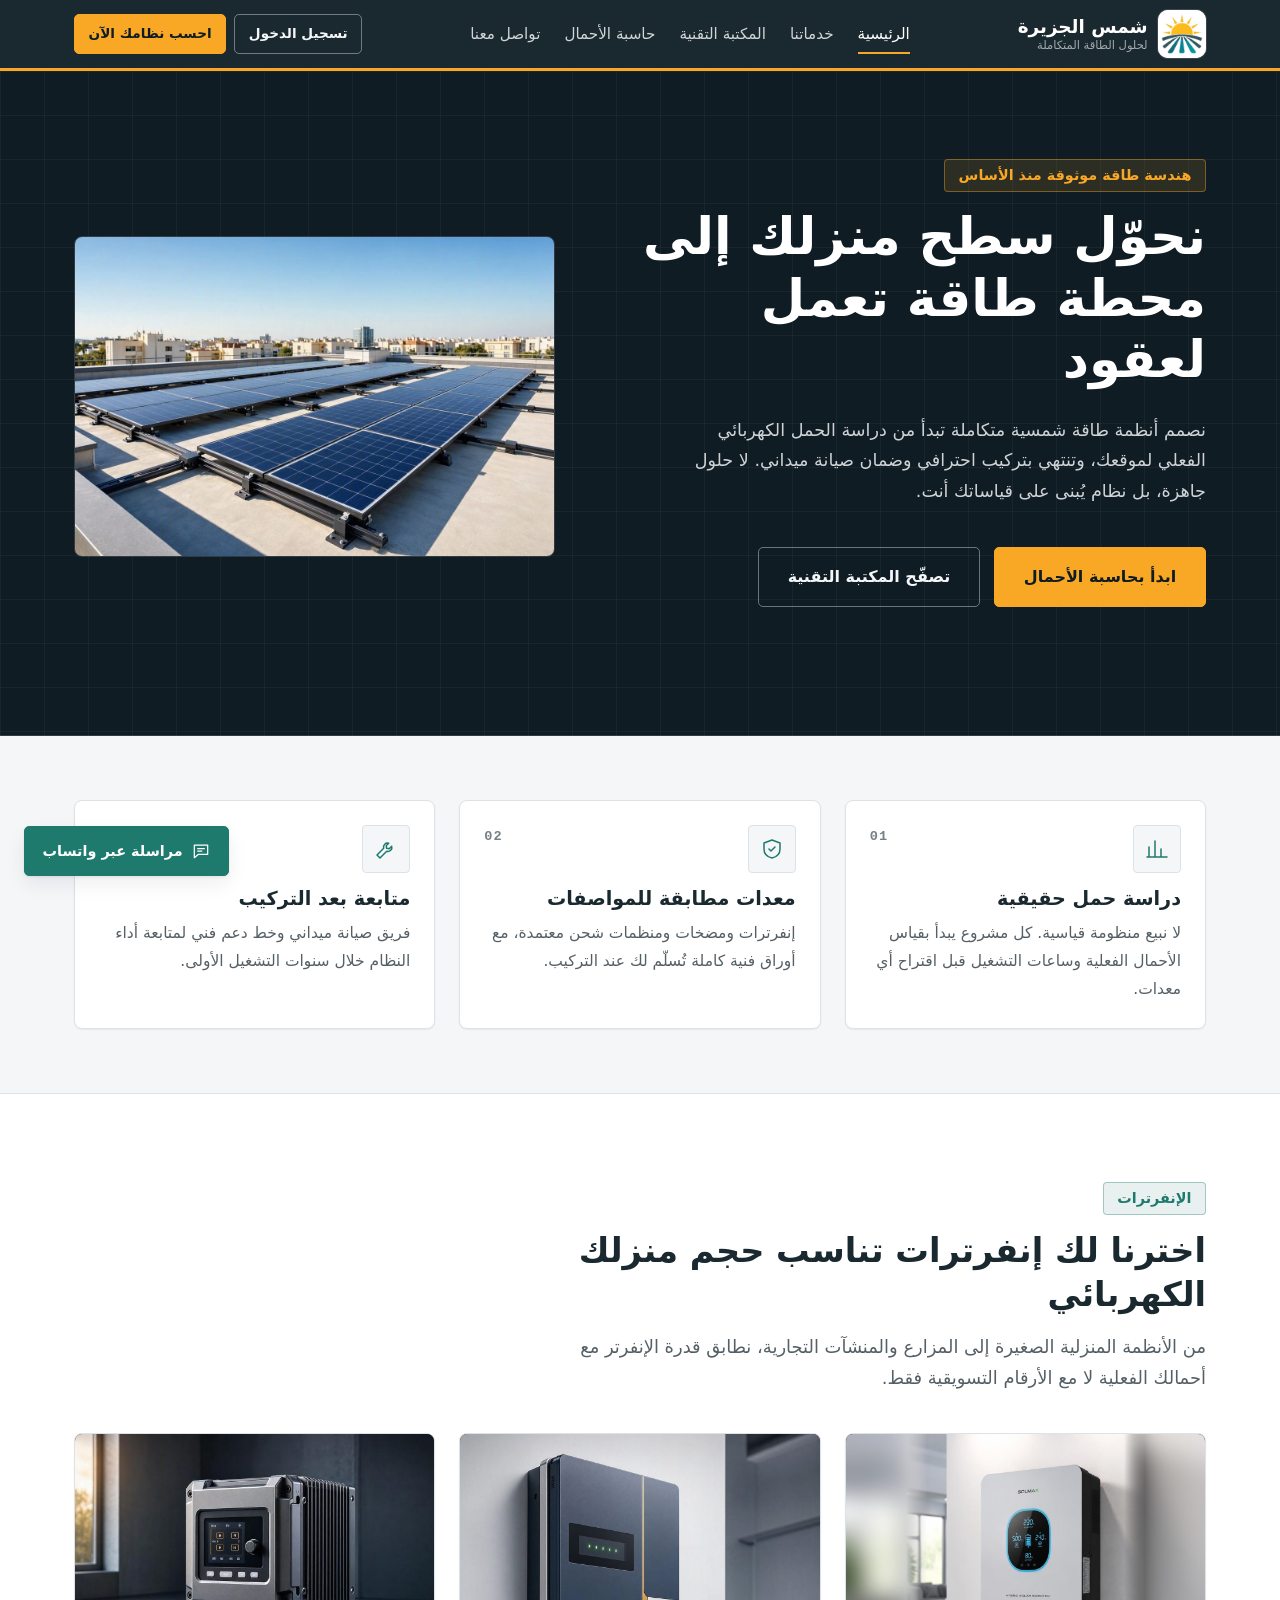
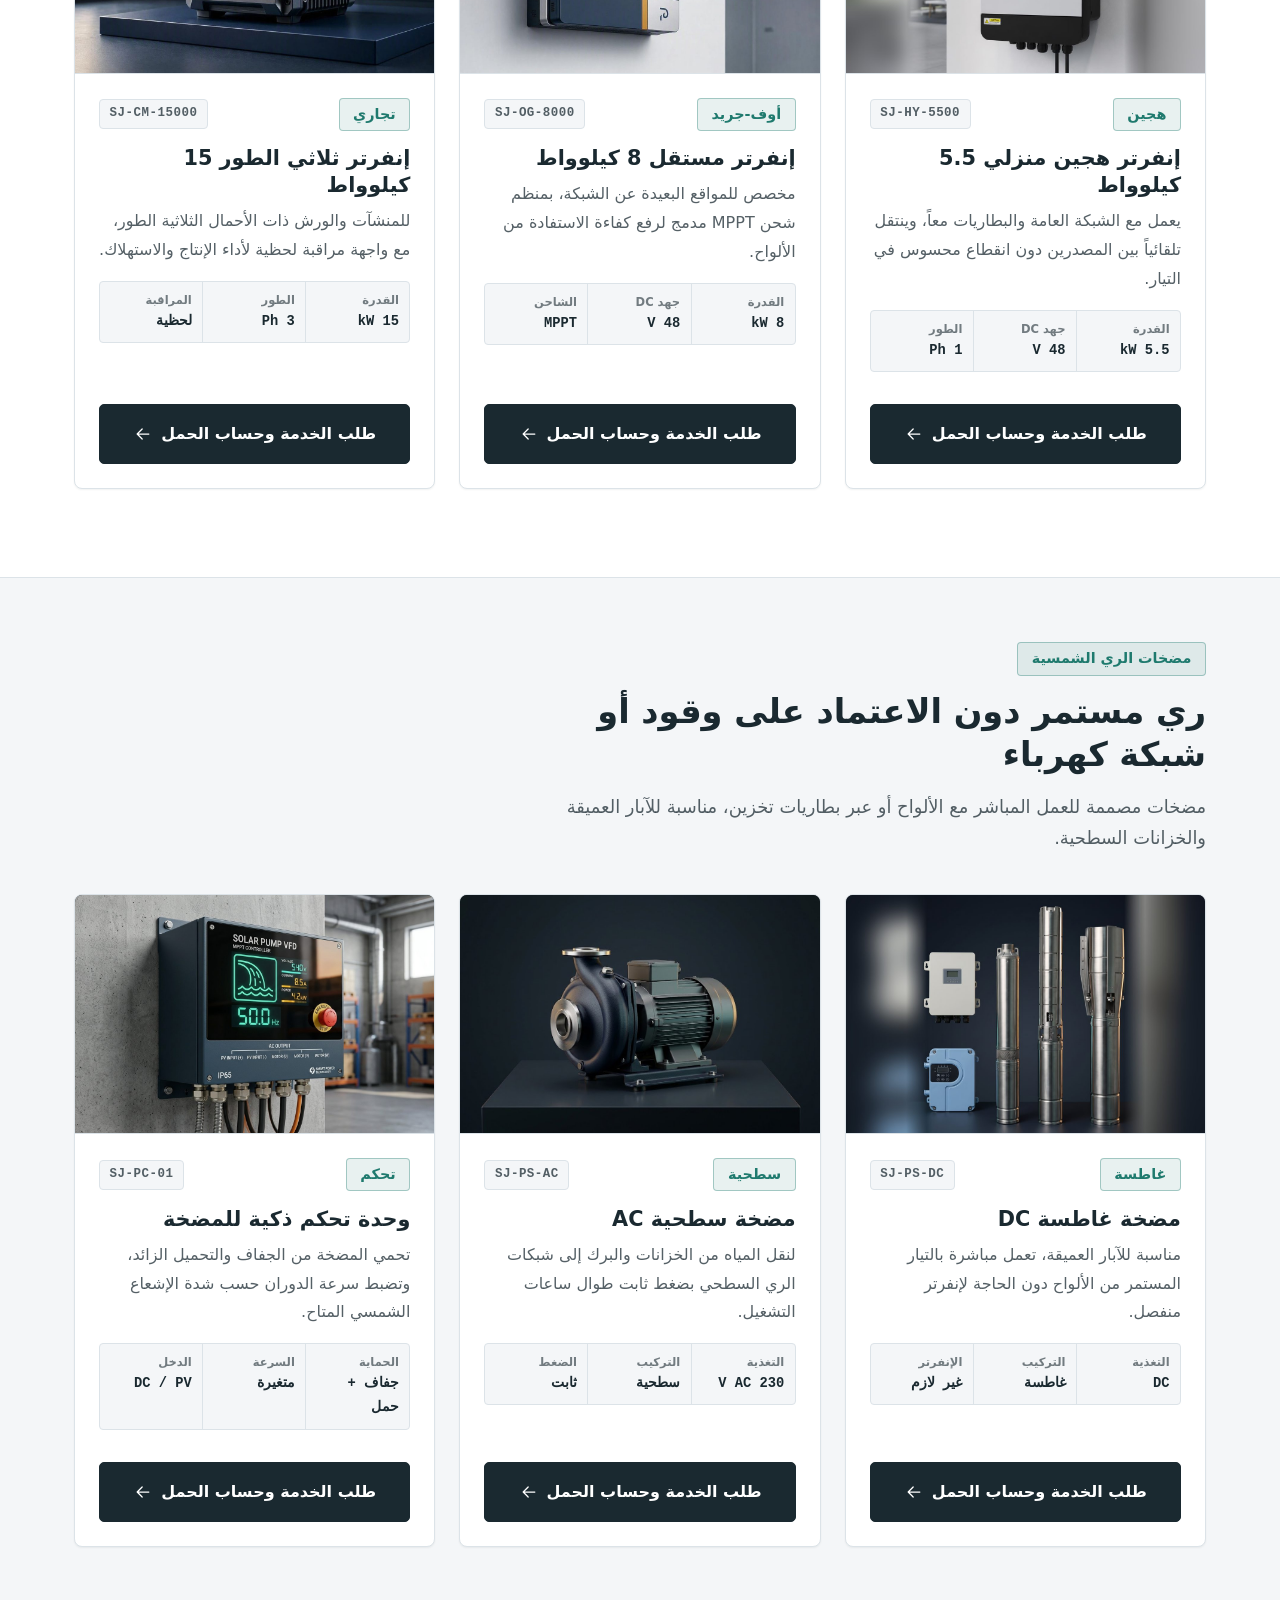
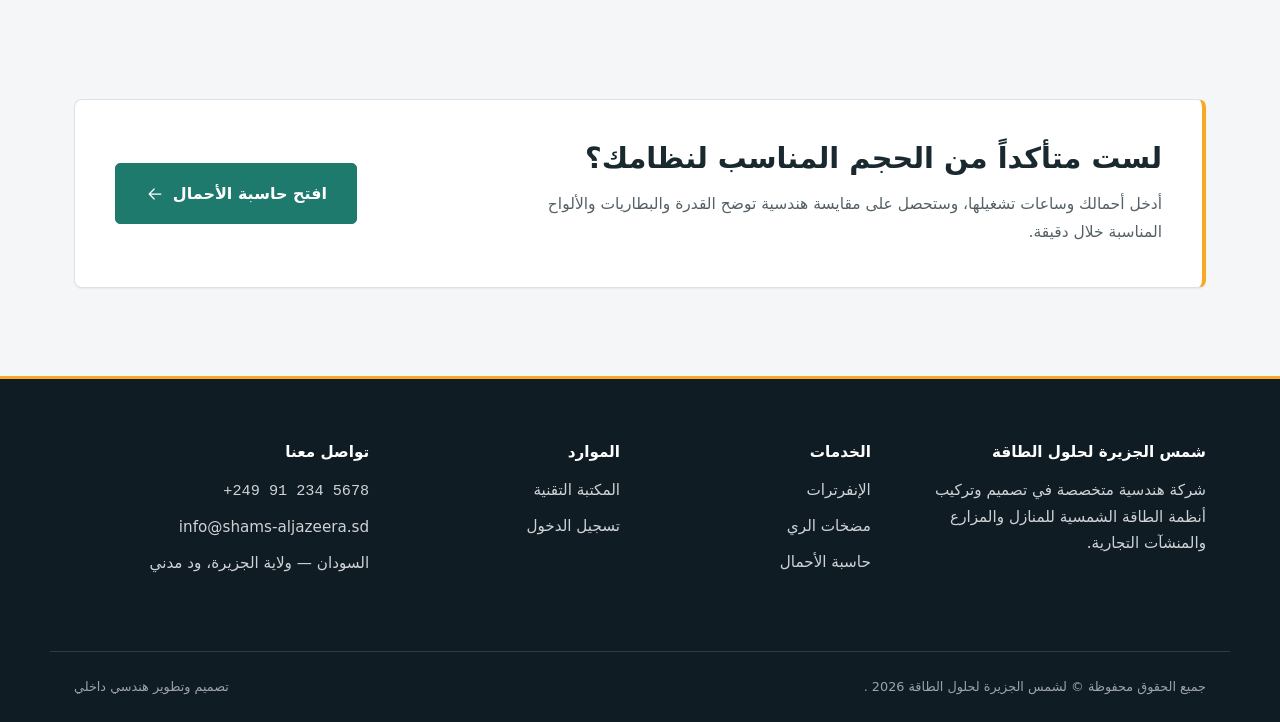
<file: index.html>
<!DOCTYPE html>
<html lang="ar" dir="rtl">
  <head>
    <meta charset="UTF-8">
    <meta name="viewport" content="width=device-width, initial-scale=1.0">
    <title>شمس الجزيرة لحلول الطاقة | أنظمة طاقة شمسية متكاملة</title>
    <meta name="description" content="شمس الجزيرة لحلول الطاقة — تصميم وتوريد وتركيب أنظمة الطاقة الشمسية، الإنفرترات، ومضخات الري الشمسية بضمان هندسي حقيقي في السودان.">
    <link rel="stylesheet" href="style.css">
    <meta name="theme-color" content="#1A2930">
    <link rel="icon" href="favicon.ico" sizes="any">
    <link rel="icon" type="image/png" href="images/logo.png">
    <link rel="apple-touch-icon" href="images/apple-touch-icon.png">
  </head>
  <body>
    <a class="skip-link" href="#main">الرئيسيه</a>
    <noscript>
      <div class="noscript-bar">يتطلب هذا الموقع تفعيل JavaScript لعمل الحاسبة وتسجيل الدخول.</div>
    </noscript>
    <header class="site-header" id="siteHeader">
      <div class="container navbar">
        <a href="index.html" class="brand" aria-label="شمس الجزيرة لحلول الطاقة - الرئيسية"><img src="images/logo.png" class="brand-logo" width="48" height="48" alt="شعار شمس الجزيرة"><span class="brand-name">شمس الجزيرة<small>لحلول الطاقة المتكاملة</small></span></a>
        <nav class="nav-links" id="navLinks" aria-label="التنقل الرئيسي">
          <a href="index.html" class="is-active" aria-current="page">الرئيسية</a>
          <a href="index.html#services">خدماتنا</a>
          <a href="knowledge.html">المكتبة التقنية</a>
          <a href="calculator.html">حاسبة الأحمال</a>
          <a href="index.html#contact">تواصل معنا</a>
        </nav>
        <div class="nav-actions">
          <a href="login.html" class="btn btn-secondary btn-sm">تسجيل الدخول</a>
          <a href="calculator.html" class="btn btn-primary btn-sm">احسب نظامك الآن</a>
        </div>
        <button type="button" class="nav-toggle" id="navToggle" aria-label="فتح القائمة" aria-expanded="false" aria-controls="navLinks"><span></span><span></span><span></span></button>
      </div>
    </header>
    <main id="main">
      <section class="hero">
        <div class="container hero-inner">
          <div class="hero-copy">
            <span class="badge">هندسة طاقة موثوقة منذ الأساس</span>
            <h1>نحوّل سطح منزلك إلى محطة طاقة تعمل لعقود</h1>
            <p>نصمم أنظمة طاقة شمسية متكاملة تبدأ من دراسة الحمل الكهربائي الفعلي لموقعك، وتنتهي بتركيب احترافي وضمان صيانة ميداني. لا حلول جاهزة، بل نظام يُبنى على قياساتك أنت.</p>
            <div class="hero-actions">
              <a href="calculator.html" class="btn btn-primary btn-lg">ابدأ بحاسبة الأحمال</a>
              <a href="knowledge.html" class="btn btn-secondary btn-lg">تصفّح المكتبة التقنية</a>
            </div>
          </div>
          <div class="hero-visual">
            <div class="hero-image-wrapper">
              <img src="images/hero-solar.jpg" alt="ألواح طاقة شمسية مركبة على سطح" class="hero-img" width="480" height="320" onerror="this.parentNode.style.display='none'">
            </div>
          </div>
        </div>
      </section>
      <section class="section section--tight">
        <div class="container">
          <div class="grid grid-3">
            <div class="card card-feature">
              <span class="card-index mono">01</span>
              <div class="card-icon">
                <svg class="ico" viewBox="0 0 24 24" aria-hidden="true" width="24" height="24"><path d="M4 20V10M10 20V4M16 20v-8M22 20H2"/></svg>
              </div>
              <h3>دراسة حمل حقيقية</h3>
              <p>لا نبيع منظومة قياسية. كل مشروع يبدأ بقياس الأحمال الفعلية وساعات التشغيل قبل اقتراح أي معدات.</p>
            </div>
            <div class="card card-feature">
              <span class="card-index mono">02</span>
              <div class="card-icon">
                <svg class="ico" viewBox="0 0 24 24" aria-hidden="true" width="24" height="24"><path d="M12 3l8 3v6c0 5-3.5 8-8 9-4.5-1-8-4-8-9V6z"/><path d="M9 12l2 2 4-4"/></svg>
              </div>
              <h3>معدات مطابقة للمواصفات</h3>
              <p>إنفرترات ومضخات ومنظمات شحن معتمدة، مع أوراق فنية كاملة تُسلّم لك عند التركيب.</p>
            </div>
            <div class="card card-feature">
              <span class="card-index mono">03</span>
              <div class="card-icon">
                <svg class="ico" viewBox="0 0 24 24" aria-hidden="true" width="24" height="24"><path d="M14.7 6.3a4 4 0 0 0-5 5L3 18l3 3 6.7-6.7a4 4 0 0 0 5-5l-2.5 2.5-2.5-.5-.5-2.5z"/></svg>
              </div>
              <h3>متابعة بعد التركيب</h3>
              <p>فريق صيانة ميداني وخط دعم فني لمتابعة أداء النظام خلال سنوات التشغيل الأولى.</p>
            </div>
          </div>
        </div>
      </section>
      <section class="section section--white" id="services">
        <div class="container">
          <div class="section-head">
            <span class="badge">الإنفرترات</span>
            <h2 class="mt-sm">اخترنا لك إنفرترات تناسب حجم منزلك الكهربائي</h2>
            <p>من الأنظمة المنزلية الصغيرة إلى المزارع والمنشآت التجارية، نطابق قدرة الإنفرتر مع أحمالك الفعلية لا مع الأرقام التسويقية فقط.</p>
          </div>
          <div class="grid grid-3">
            <div class="card card-product">
              <div class="media">
                <svg class="ico" viewBox="0 0 24 24" aria-hidden="true" width="72" height="72"><rect x="7" y="7" width="10" height="10" rx="1"/><path d="M9 3v4M15 3v4M9 17v4M15 17v4M3 9h4M3 15h4M17 9h4M17 15h4"/></svg>
                <img src="images/hybrid-inverter.jpg" alt="إنفرتر هجين منزلي" width="400" height="267" loading="lazy" onerror="this.style.display='none'">
              </div>
              <div class="card-body">
                <div class="card-meta">
                  <span class="badge">هجين</span>
                  <span class="model-tag ltr">SJ-HY-5500</span>
                </div>
                <h3>إنفرتر هجين منزلي 5.5 كيلوواط</h3>
                <p>يعمل مع الشبكة العامة والبطاريات معاً، وينتقل تلقائياً بين المصدرين دون انقطاع محسوس في التيار.</p>
                <dl class="spec-table">
                  <div>
                    <dt>القدرة</dt>
                    <dd>5.5 kW</dd>
                  </div>
                  <div>
                    <dt>جهد DC</dt>
                    <dd>48 V</dd>
                  </div>
                  <div>
                    <dt>الطور</dt>
                    <dd>1 Ph</dd>
                  </div>
                </dl>
                <a href="calculator.html" class="service-request-btn" data-service="إنفرتر هجين منزلي 5.5 كيلوواط">طلب الخدمة وحساب الحمل <svg class="ico" viewBox="0 0 24 24" aria-hidden="true" width="20" height="20"><path d="M19 12H5m6-6-6 6 6 6"/></svg></a>
              </div>
            </div>
            <div class="card card-product">
              <div class="media">
                <svg class="ico" viewBox="0 0 24 24" aria-hidden="true" width="72" height="72"><rect x="7" y="7" width="10" height="10" rx="1"/><path d="M9 3v4M15 3v4M9 17v4M15 17v4M3 9h4M3 15h4M17 9h4M17 15h4"/></svg>
                <img src="images/offgrid-inverter.jpg" alt="إنفرتر مستقل أوف-جريد" width="400" height="267" loading="lazy" onerror="this.style.display='none'">
              </div>
              <div class="card-body">
                <div class="card-meta">
                  <span class="badge">أوف-جريد</span>
                  <span class="model-tag ltr">SJ-OG-8000</span>
                </div>
                <h3>إنفرتر مستقل 8 كيلوواط</h3>
                <p>مخصص للمواقع البعيدة عن الشبكة، بمنظم شحن MPPT مدمج لرفع كفاءة الاستفادة من الألواح.</p>
                <dl class="spec-table">
                  <div>
                    <dt>القدرة</dt>
                    <dd>8 kW</dd>
                  </div>
                  <div>
                    <dt>جهد DC</dt>
                    <dd>48 V</dd>
                  </div>
                  <div>
                    <dt>الشاحن</dt>
                    <dd>MPPT</dd>
                  </div>
                </dl>
                <a href="calculator.html" class="service-request-btn" data-service="إنفرتر مستقل 8 كيلوواط">طلب الخدمة وحساب الحمل <svg class="ico" viewBox="0 0 24 24" aria-hidden="true" width="20" height="20"><path d="M19 12H5m6-6-6 6 6 6"/></svg></a>
              </div>
            </div>
            <div class="card card-product">
              <div class="media">
                <svg class="ico" viewBox="0 0 24 24" aria-hidden="true" width="72" height="72"><rect x="7" y="7" width="10" height="10" rx="1"/><path d="M9 3v4M15 3v4M9 17v4M15 17v4M3 9h4M3 15h4M17 9h4M17 15h4"/></svg>
                <img src="images/commercial-inverter.jpg" alt="إنفرتر تجاري ثلاثي الطور" width="400" height="267" loading="lazy" onerror="this.style.display='none'">
              </div>
              <div class="card-body">
                <div class="card-meta">
                  <span class="badge">تجاري</span>
                  <span class="model-tag ltr">SJ-CM-15000</span>
                </div>
                <h3>إنفرتر ثلاثي الطور 15 كيلوواط</h3>
                <p>للمنشآت والورش ذات الأحمال الثلاثية الطور، مع واجهة مراقبة لحظية لأداء الإنتاج والاستهلاك.</p>
                <dl class="spec-table">
                  <div>
                    <dt>القدرة</dt>
                    <dd>15 kW</dd>
                  </div>
                  <div>
                    <dt>الطور</dt>
                    <dd>3 Ph</dd>
                  </div>
                  <div>
                    <dt>المراقبة</dt>
                    <dd>لحظية</dd>
                  </div>
                </dl>
                <a href="calculator.html" class="service-request-btn" data-service="إنفرتر ثلاثي الطور 15 كيلوواط">طلب الخدمة وحساب الحمل <svg class="ico" viewBox="0 0 24 24" aria-hidden="true" width="20" height="20"><path d="M19 12H5m6-6-6 6 6 6"/></svg></a>
              </div>
            </div>
          </div>
        </div>
      </section>
      <section class="section section--tight" id="pumps">
        <div class="container">
          <div class="section-head">
            <span class="badge">مضخات الري الشمسية</span>
            <h2 class="mt-sm">ري مستمر دون الاعتماد على وقود أو شبكة كهرباء</h2>
            <p>مضخات مصممة للعمل المباشر مع الألواح أو عبر بطاريات تخزين، مناسبة للآبار العميقة والخزانات السطحية.</p>
          </div>
          <div class="grid grid-3">
            <div class="card card-product">
              <div class="media">
                <svg class="ico" viewBox="0 0 24 24" aria-hidden="true" width="72" height="72"><path d="M12 3s6 6.5 6 11a6 6 0 0 1-12 0c0-4.5 6-11 6-11z"/></svg>
                <img src="images/dc-submersible-pump.jpg" alt="مضخة غاطسة تيار مستمر" width="400" height="267" loading="lazy" onerror="this.style.display='none'">
              </div>
              <div class="card-body">
                <div class="card-meta">
                  <span class="badge">غاطسة</span>
                  <span class="model-tag ltr">SJ-PS-DC</span>
                </div>
                <h3>مضخة غاطسة DC</h3>
                <p>مناسبة للآبار العميقة، تعمل مباشرة بالتيار المستمر من الألواح دون الحاجة لإنفرتر منفصل.</p>
                <dl class="spec-table">
                  <div>
                    <dt>التغذية</dt>
                    <dd>DC</dd>
                  </div>
                  <div>
                    <dt>التركيب</dt>
                    <dd>غاطسة</dd>
                  </div>
                  <div>
                    <dt>الإنفرتر</dt>
                    <dd>غير لازم</dd>
                  </div>
                </dl>
                <a href="calculator.html" class="service-request-btn" data-service="مضخة غاطسة DC">طلب الخدمة وحساب الحمل <svg class="ico" viewBox="0 0 24 24" aria-hidden="true" width="20" height="20"><path d="M19 12H5m6-6-6 6 6 6"/></svg></a>
              </div>
            </div>
            <div class="card card-product">
              <div class="media">
                <svg class="ico" viewBox="0 0 24 24" aria-hidden="true" width="72" height="72"><path d="M12 3s6 6.5 6 11a6 6 0 0 1-12 0c0-4.5 6-11 6-11z"/></svg>
                <img src="images/ac-surface-pump.jpg" alt="مضخة سطحية تيار متردد" width="400" height="267" loading="lazy" onerror="this.style.display='none'">
              </div>
              <div class="card-body">
                <div class="card-meta">
                  <span class="badge">سطحية</span>
                  <span class="model-tag ltr">SJ-PS-AC</span>
                </div>
                <h3>مضخة سطحية AC</h3>
                <p>لنقل المياه من الخزانات والبرك إلى شبكات الري السطحي بضغط ثابت طوال ساعات التشغيل.</p>
                <dl class="spec-table">
                  <div>
                    <dt>التغذية</dt>
                    <dd>230 V AC</dd>
                  </div>
                  <div>
                    <dt>التركيب</dt>
                    <dd>سطحية</dd>
                  </div>
                  <div>
                    <dt>الضغط</dt>
                    <dd>ثابت</dd>
                  </div>
                </dl>
                <a href="calculator.html" class="service-request-btn" data-service="مضخة سطحية AC">طلب الخدمة وحساب الحمل <svg class="ico" viewBox="0 0 24 24" aria-hidden="true" width="20" height="20"><path d="M19 12H5m6-6-6 6 6 6"/></svg></a>
              </div>
            </div>
            <div class="card card-product">
              <div class="media">
                <svg class="ico" viewBox="0 0 24 24" aria-hidden="true" width="72" height="72"><path d="M4 7h8M18 7h2M4 17h2M12 17h8"/><circle cx="15" cy="7" r="2.5"/><circle cx="9" cy="17" r="2.5"/></svg>
                <img src="images/pump-controller.jpg" alt="وحدة تحكم ذكية للمضخة" width="400" height="267" loading="lazy" onerror="this.style.display='none'">
              </div>
              <div class="card-body">
                <div class="card-meta">
                  <span class="badge">تحكم</span>
                  <span class="model-tag ltr">SJ-PC-01</span>
                </div>
                <h3>وحدة تحكم ذكية للمضخة</h3>
                <p>تحمي المضخة من الجفاف والتحميل الزائد، وتضبط سرعة الدوران حسب شدة الإشعاع الشمسي المتاح.</p>
                <dl class="spec-table">
                  <div>
                    <dt>الحماية</dt>
                    <dd>جفاف + حمل</dd>
                  </div>
                  <div>
                    <dt>السرعة</dt>
                    <dd>متغيرة</dd>
                  </div>
                  <div>
                    <dt>الدخل</dt>
                    <dd>DC / PV</dd>
                  </div>
                </dl>
                <a href="calculator.html" class="service-request-btn" data-service="وحدة تحكم ذكية للمضخة">طلب الخدمة وحساب الحمل <svg class="ico" viewBox="0 0 24 24" aria-hidden="true" width="20" height="20"><path d="M19 12H5m6-6-6 6 6 6"/></svg></a>
              </div>
            </div>
          </div>
        </div>
      </section>
      <section class="section">
        <div class="container">
          <div class="card cta-band">
            <div>
              <h2>لست متأكداً من الحجم المناسب لنظامك؟</h2>
              <p class="mt-sm">أدخل أحمالك وساعات تشغيلها، وستحصل على مقايسة هندسية توضح القدرة والبطاريات والألواح المناسبة خلال دقيقة.</p>
            </div>
            <a href="calculator.html" class="btn btn-success btn-lg">افتح حاسبة الأحمال <svg class="ico" viewBox="0 0 24 24" aria-hidden="true" width="20" height="20"><path d="M19 12H5m6-6-6 6 6 6"/></svg></a>
          </div>
        </div>
      </section>
    </main>
    <footer class="site-footer" id="contact">
      <div class="container footer-inner">
        <div class="footer-col">
          <h4>شمس الجزيرة لحلول الطاقة</h4>
          <p>شركة هندسية متخصصة في تصميم وتركيب أنظمة الطاقة الشمسية للمنازل والمزارع والمنشآت التجارية.</p>
        </div>
        <div class="footer-col">
          <h4>الخدمات</h4>
          <ul>
            <li><a href="index.html#services">الإنفرترات</a></li>
            <li><a href="index.html#pumps">مضخات الري</a></li>
            <li><a href="calculator.html">حاسبة الأحمال</a></li>
          </ul>
        </div>
        <div class="footer-col">
          <h4>الموارد</h4>
          <ul>
            <li><a href="knowledge.html">المكتبة التقنية</a></li>
            <li><a href="login.html">تسجيل الدخول</a></li>
          </ul>
        </div>
        <div class="footer-col">
          <h4>تواصل معنا</h4>
          <ul>
            <li><a href="tel:+249912345678" class="ltr mono">+249 91 234 5678</a></li>
            <li><a href="mailto:info@shams-aljazeera.sd">info@shams-aljazeera.sd</a></li>
            <li>السودان — ولاية الجزيرة، ود مدني</li>
          </ul>
        </div>
      </div>
      <div class="container footer-bottom">
        <span> جميع الحقوق محفوظة &copy   لشمس الجزيرة لحلول الطاقة  2026  .</span>
        <span>تصميم وتطوير هندسي داخلي</span>
      </div>
    </footer>
    <a class="float-contact no-print" href="https://wa.me/249912345678" target="_blank" rel="noopener" aria-label="مراسلة شمس الجزيرة عبر واتساب"><svg class="ico" viewBox="0 0 24 24" aria-hidden="true" width="20" height="20"><path d="M4 5h16v11H9l-5 4z"/><path d="M8 9h8M8 12h5"/></svg><span>مراسلة عبر واتساب</span></a>
    <script src="calc.js"></script>
  </body>
</html>
</file>
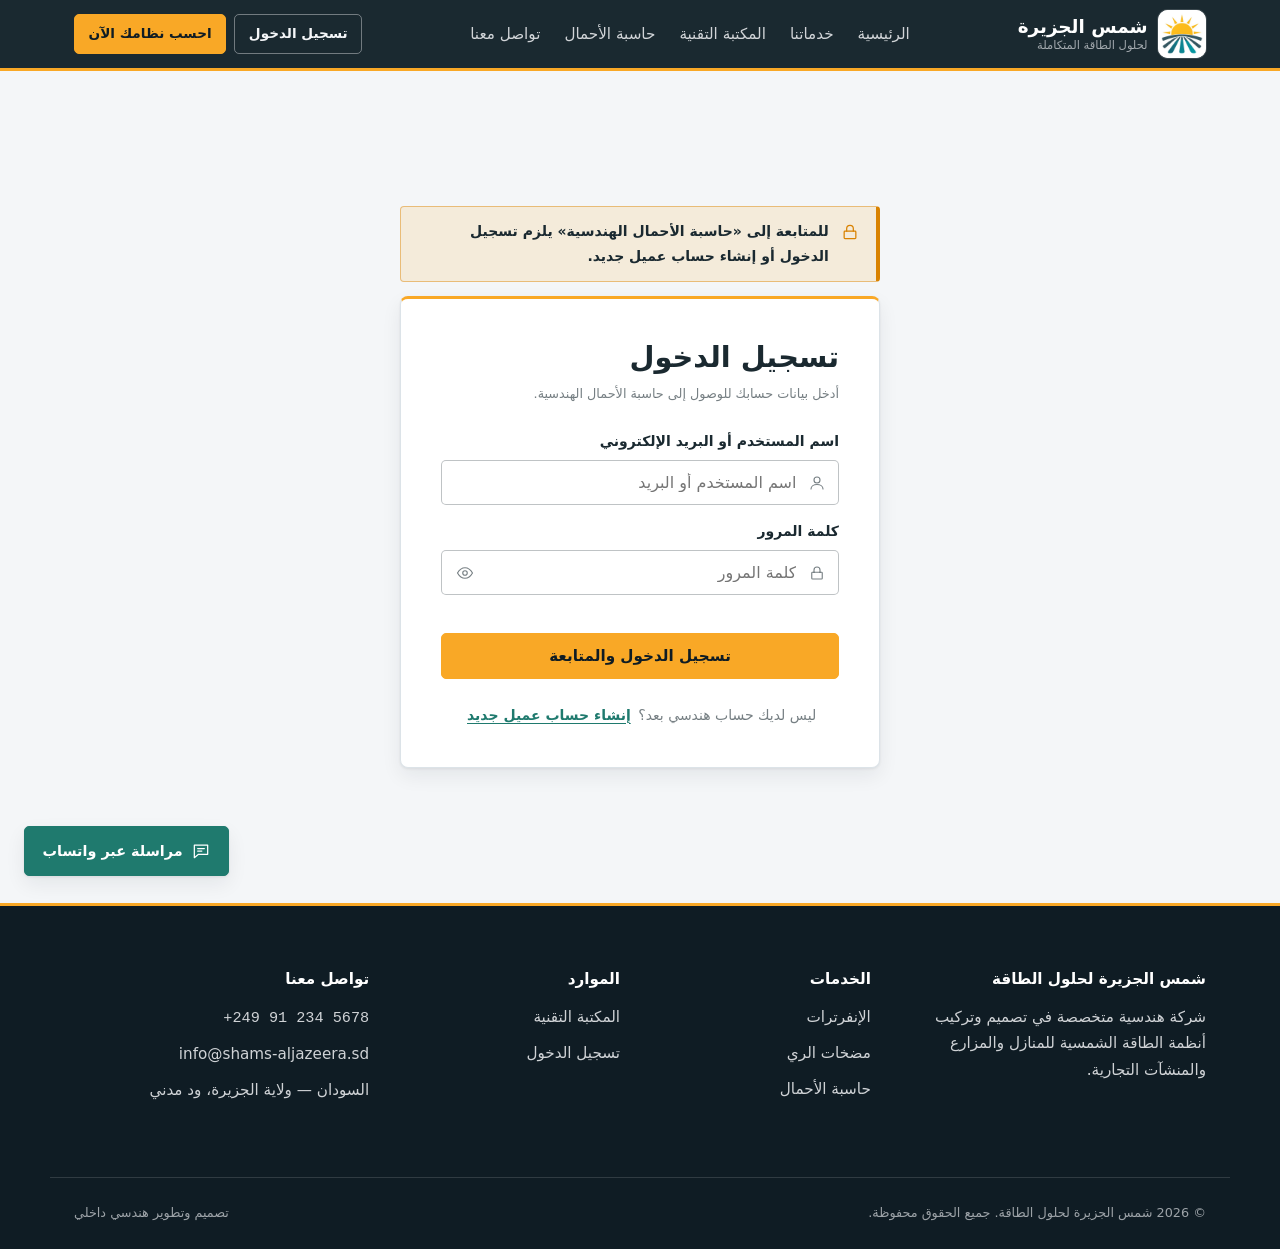
<file: appliance-calc.html>
<!DOCTYPE html>
<html lang="ar" dir="rtl">
  <head>
    <meta charset="UTF-8">
    <meta name="viewport" content="width=device-width, initial-scale=1.0">
    <title>حاسبة الأجهزة التفصيلية | شمس الجزيرة</title>
    <link rel="stylesheet" href="style.css">
    <meta name="theme-color" content="#1A2930">
    <link rel="icon" href="favicon.ico" sizes="any">
    <link rel="icon" type="image/png" href="images/logo.png">
    <link rel="apple-touch-icon" href="images/apple-touch-icon.png">
    <script>try{if(localStorage.getItem('isLoggedIn')!=='true'){localStorage.setItem('sj_redirect',JSON.stringify(location.pathname.split('/').pop()||'index.html'));location.replace('login.html');}}catch(e){}</script>
  </head>
  <body>
    <a class="skip-link" href="#main">تخطَّ إلى المحتوى</a>
    <noscript>
      <div class="noscript-bar">يتطلب هذا الموقع تفعيل JavaScript لعمل الحاسبة وتسجيل الدخول.</div>
    </noscript>
    <header class="site-header" id="siteHeader">
      <div class="container navbar">
        <a href="index.html" class="brand" aria-label="شمس الجزيرة لحلول الطاقة - الرئيسية"><img src="images/logo.png" class="brand-logo" width="48" height="48" alt="شعار شمس الجزيرة"><span class="brand-name">شمس الجزيرة<small>لحلول الطاقة المتكاملة</small></span></a>
        <nav class="nav-links" id="navLinks" aria-label="التنقل الرئيسي">
          <a href="index.html">الرئيسية</a>
          <a href="index.html#services">خدماتنا</a>
          <a href="knowledge.html">المكتبة التقنية</a>
          <a href="calculator.html" class="is-active" aria-current="page">حاسبة الأحمال</a>
          <a href="index.html#contact">تواصل معنا</a>
        </nav>
        <div class="nav-actions">
          <a href="login.html" class="btn btn-secondary btn-sm">تسجيل الدخول</a>
          <a href="calculator.html" class="btn btn-primary btn-sm">احسب نظامك الآن</a>
        </div>
        <button type="button" class="nav-toggle" id="navToggle" aria-label="فتح القائمة" aria-expanded="false" aria-controls="navLinks"><span></span><span></span><span></span></button>
      </div>
    </header>
    <main id="main" class="form-shell">
      <div class="form-card form-card--wide">
        <div class="form-head">
          <h1>حاسبة الأجهزة التفصيلية</h1>
          <p class="form-hint">أضف أجهزتك الكهربائية واحداً تلو الآخر، وسيحسب النظام القدرة الإجمالية لتنتقل بها إلى الحاسبة الرئيسية.</p>
        </div>
        <div class="add-box">
          <div class="add-row">
            <div class="form-group">
              <label for="applianceSelect">الجهاز</label>
              <select id="applianceSelect" class="form-control"><option value="" disabled selected>اختر من القائمة</option><option value="led" data-watts="12">لمبة ليد (LED)</option><option value="fan" data-watts="75">مروحة سقف / استاند</option><option value="laptop" data-watts="65">لابتوب مع الشاحن</option><option value="tv" data-watts="100">شاشة تلفزيون + ريسيفر</option><option value="fridge1" data-watts="150">ثلاجة صغيرة (باب واحد)</option><option value="fridge2" data-watts="250">ثلاجة كبيرة / ديب فريزر</option><option value="pump" data-watts="400">موتور ماء (نصف حصان)</option><option value="washer" data-watts="400">غسالة ملابس عادية</option><option value="ac" data-watts="1200">مكيف اسبليت (12 ألف وحدة)</option><option value="iron" data-watts="1500">مكواة ملابس</option><option value="custom">جهاز آخر (إدخال يدوي)</option></select>
            </div>
            <div class="form-group">
              <label for="applianceWatts">القدرة (واط)</label>
              <input type="number" id="applianceWatts" class="form-control" placeholder="الواط" min="1">
            </div>
            <div class="form-group">
              <label for="applianceQty">العدد</label>
              <input type="number" id="applianceQty" class="form-control" value="1" min="1">
            </div>
            <button type="button" id="addApplianceBtn" class="btn btn-primary"><svg class="ico" viewBox="0 0 24 24" aria-hidden="true" width="20" height="20"><path d="M12 5v14M5 12h14"/></svg> إضافة</button>
          </div>
          <span class="form-hint">القدرات المعروضة تقديرية؛ يُفضّل قراءة القدرة من لوحة بيانات الجهاز. الأجهزة ذات المحركات (المضخات والمكيفات والثلاجات) تسحب تيار إقلاع أعلى، ويغطيه هامش الأمان 25% في الحاسبة الرئيسية.</span>
          <div class="msg" id="addError" role="alert"></div>
        </div>
        <div class="table-wrap">
          <table class="result-table">
            <caption class="visually-hidden">الأجهزة المضافة</caption>
            <thead>
              <tr>
                <th scope="col">الجهاز</th>
                <th scope="col">القدرة للقطعة (واط)</th>
                <th scope="col">العدد</th>
                <th scope="col">إجمالي السحب (واط)</th>
                <th scope="col">إجراء</th>
              </tr>
            </thead>
            <tbody id="appliancesTableBody"></tbody>
          </table>
        </div>
        <div class="total-bar">
          <div>
            <small>إجمالي الأحمال المحسوبة</small>
            <strong id="grandTotalWatts" class="ltr">0</strong>
            <small class="inline">واط</small>
          </div>
          <button type="button" id="exportLoadBtn" class="btn btn-primary btn-lg">اعتماد الأحمال وتصميم النظام <svg class="ico" viewBox="0 0 24 24" aria-hidden="true" width="20" height="20"><path d="M19 12H5m6-6-6 6 6 6"/></svg></button>
        </div>
      </div>
    </main>
    <footer class="site-footer" id="contact">
      <div class="container footer-inner">
        <div class="footer-col">
          <h4>شمس الجزيرة لحلول الطاقة</h4>
          <p>شركة هندسية متخصصة في تصميم وتركيب أنظمة الطاقة الشمسية للمنازل والمزارع والمنشآت التجارية.</p>
        </div>
        <div class="footer-col">
          <h4>الخدمات</h4>
          <ul>
            <li><a href="index.html#services">الإنفرترات</a></li>
            <li><a href="index.html#pumps">مضخات الري</a></li>
            <li><a href="calculator.html">حاسبة الأحمال</a></li>
          </ul>
        </div>
        <div class="footer-col">
          <h4>الموارد</h4>
          <ul>
            <li><a href="knowledge.html">المكتبة التقنية</a></li>
            <li><a href="login.html">تسجيل الدخول</a></li>
          </ul>
        </div>
        <div class="footer-col">
          <h4>تواصل معنا</h4>
          <ul>
            <li><a href="tel:+249912345678" class="ltr mono">+249 91 234 5678</a></li>
            <li><a href="mailto:info@shams-aljazeera.sd">info@shams-aljazeera.sd</a></li>
            <li>السودان — ولاية الجزيرة، ود مدني</li>
          </ul>
        </div>
      </div>
      <div class="container footer-bottom">
        <span>© 2026 شمس الجزيرة لحلول الطاقة. جميع الحقوق محفوظة.</span>
        <span>تصميم وتطوير هندسي داخلي</span>
      </div>
    </footer>
    <a class="float-contact no-print" href="https://wa.me/249912345678" target="_blank" rel="noopener" aria-label="مراسلة شمس الجزيرة عبر واتساب"><svg class="ico" viewBox="0 0 24 24" aria-hidden="true" width="20" height="20"><path d="M4 5h16v11H9l-5 4z"/><path d="M8 9h8M8 12h5"/></svg><span>مراسلة عبر واتساب</span></a>
    <script src="calc.js"></script>
  </body>
</html>
</file>
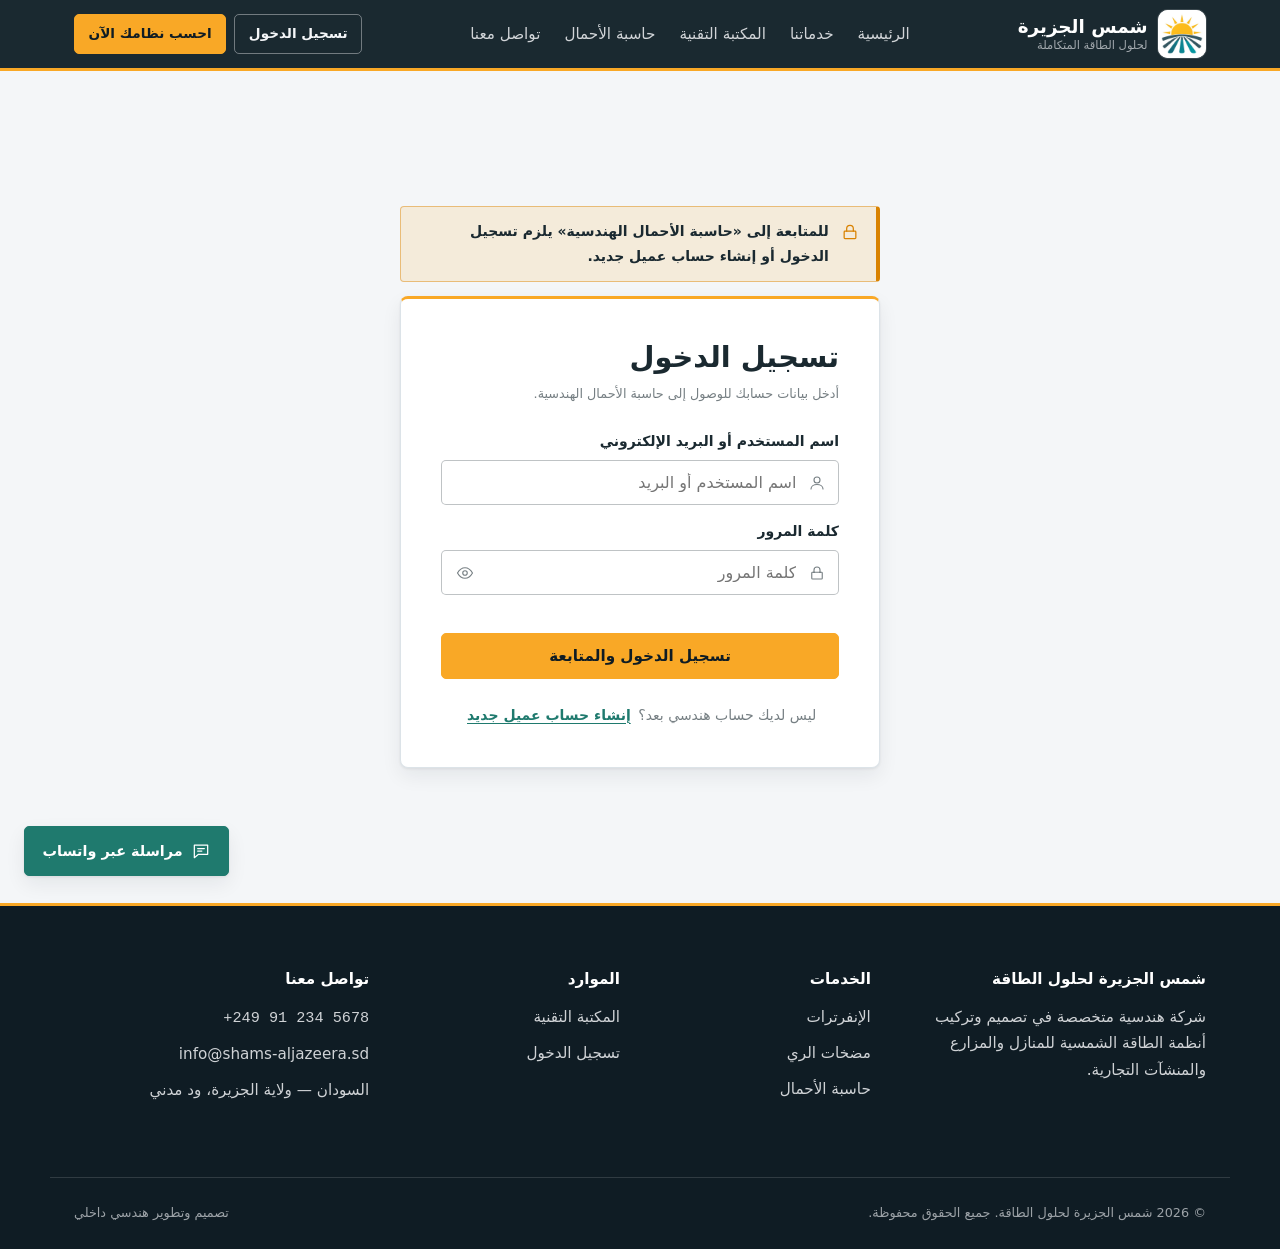
<file: calculator.html>
<!DOCTYPE html>
<html lang="ar" dir="rtl">
  <head>
    <meta charset="UTF-8">
    <meta name="viewport" content="width=device-width, initial-scale=1.0">
    <title>حاسبة الأحمال الهندسية | شمس الجزيرة</title>
    <link rel="stylesheet" href="style.css">
    <meta name="theme-color" content="#1A2930">
    <link rel="icon" href="favicon.ico" sizes="any">
    <link rel="icon" type="image/png" href="images/logo.png">
    <link rel="apple-touch-icon" href="images/apple-touch-icon.png">
    <script>try{if(localStorage.getItem('isLoggedIn')!=='true'){localStorage.setItem('sj_redirect',JSON.stringify(location.pathname.split('/').pop()||'index.html'));location.replace('login.html');}}catch(e){}</script>
  </head>
  <body>
    <a class="skip-link" href="#main">تخطَّ إلى المحتوى</a>
    <noscript>
      <div class="noscript-bar">يتطلب هذا الموقع تفعيل JavaScript لعمل الحاسبة وتسجيل الدخول.</div>
    </noscript>
    <header class="site-header" id="siteHeader">
      <div class="container navbar">
        <a href="index.html" class="brand" aria-label="شمس الجزيرة لحلول الطاقة - الرئيسية"><img src="images/logo.png" class="brand-logo" width="48" height="48" alt="شعار شمس الجزيرة"><span class="brand-name">شمس الجزيرة<small>لحلول الطاقة المتكاملة</small></span></a>
        <nav class="nav-links" id="navLinks" aria-label="التنقل الرئيسي">
          <a href="index.html">الرئيسية</a>
          <a href="index.html#services">خدماتنا</a>
          <a href="knowledge.html">المكتبة التقنية</a>
          <a href="calculator.html" class="is-active" aria-current="page">حاسبة الأحمال</a>
          <a href="index.html#contact">تواصل معنا</a>
        </nav>
        <div class="nav-actions">
          <a href="login.html" class="btn btn-secondary btn-sm">تسجيل الدخول</a>
          <a href="calculator.html" class="btn btn-primary btn-sm">احسب نظامك الآن</a>
        </div>
        <button type="button" class="nav-toggle" id="navToggle" aria-label="فتح القائمة" aria-expanded="false" aria-controls="navLinks"><span></span><span></span><span></span></button>
      </div>
    </header>
    <main id="main" class="form-shell">
      <div class="form-card form-card--wide">
        <div class="form-head">
          <h1>حاسبة الأحمال وتصميم المنظومة</h1>
          <p class="form-hint">أدخل بيانات استهلاكك لنقوم بمطابقتها مع الأجهزة المتوفرة في السوق المحلي بدقة هندسية.</p>
          <span class="service-chip" id="serviceChip" hidden><svg class="ico" viewBox="0 0 24 24" aria-hidden="true" width="20" height="20"><circle cx="12" cy="12" r="9"/><path d="M12 11v6M12 7.5v.01"/></svg><span>الخدمة المختارة: <b id="serviceChipText"></b></span></span>
        </div>
        <form id="calcForm" novalidate>
          <div class="form-row">
            <div class="form-group">
              <label for="loadInput">إجمالي الأحمال الفعلية (بالواط)</label>
              <input type="number" id="loadInput" class="form-control" placeholder="مثال: 2500" required min="100">
              <span class="form-hint">مجموع قدرة الأجهزة التي ستعمل في نفس الوقت</span>
              <a href="appliance-calc.html" class="link-btn" style="display:inline-block;margin-top:.5rem;font-size:.85rem">لا تعرف أحمالك؟ احسبها بالتفصيل جهازاً جهازاً</a>
            </div>
            <div class="form-group">
              <label for="hoursInput">ساعات التشغيل المطلوبة ليلاً</label>
              <input type="number" id="hoursInput" class="form-control" placeholder="مثال: 8" required min="1" max="24">
              <span class="form-hint">عدد ساعات اعتماد النظام على البطاريات ليلاً</span>
            </div>
          </div>
          <div class="form-row">
            <div class="form-group">
              <label for="voltageInput">جهد بنك البطاريات (فولت)</label>
              <select id="voltageInput" class="form-control"><option value="12">12 فولت (أحمال خفيفة)</option><option value="24" selected>24 فولت (أحمال متوسطة)</option><option value="48">48 فولت (أحمال عالية ومنازل)</option></select>
              <span class="form-hint">يرفع النظام الجهد تلقائياً إذا كان الحمل أكبر من الحد الآمن</span>
            </div>
            <div class="form-group">
              <label for="dayHoursInput">ساعات الحمل النهاري المباشر</label>
              <input type="number" id="dayHoursInput" class="form-control" value="5" min="0" max="12" step="0.5">
              <span class="form-hint">ساعات تشغيل الأحمال أثناء الشمس (الافتراضي 5 ساعات)</span>
            </div>
          </div>
          <div class="form-group">
            <span class="form-label" id="battLabel">نوع البطاريات المفضل</span>
            <div class="segmented" role="radiogroup" aria-labelledby="battLabel">
              <div>
                <input type="radio" id="battLithium" name="battType" value="lithium" checked>
                <label for="battLithium">ليثيوم</label>
              </div>
              <div>
                <input type="radio" id="battTubular" name="battType" value="tubular">
                <label for="battTubular">أنبوبية</label>
              </div>
              <div>
                <input type="radio" id="battGel" name="battType" value="gel">
                <label for="battGel">جل</label>
              </div>
            </div>
          </div>
          <div class="msg" id="calcError" role="alert"></div>
          <button type="submit" class="btn btn-primary btn-block btn-lg mt-md"><svg class="ico" viewBox="0 0 24 24" aria-hidden="true" width="20" height="20"><path d="M13 2L4 14h7l-1 8 9-12h-7z"/></svg> احسب وصمّم النظام الهندسي</button>
        </form>
        <section class="history-box" id="historyBox" hidden aria-labelledby="historyTitle">
          <h2 id="historyTitle">حساباتي السابقة</h2>
          <div class="table-wrap">
            <table class="result-table">
              <thead>
                <tr>
                  <th scope="col">المرجع</th>
                  <th scope="col">التاريخ</th>
                  <th scope="col">الحمل</th>
                  <th scope="col">الإنفرتر</th>
                  <th scope="col">الجهد</th>
                  <th scope="col">الألواح</th>
                </tr>
              </thead>
              <tbody id="historyBody"></tbody>
            </table>
          </div>
        </section>
      </div>
    </main>
    <footer class="site-footer" id="contact">
      <div class="container footer-inner">
        <div class="footer-col">
          <h4>شمس الجزيرة لحلول الطاقة</h4>
          <p>شركة هندسية متخصصة في تصميم وتركيب أنظمة الطاقة الشمسية للمنازل والمزارع والمنشآت التجارية.</p>
        </div>
        <div class="footer-col">
          <h4>الخدمات</h4>
          <ul>
            <li><a href="index.html#services">الإنفرترات</a></li>
            <li><a href="index.html#pumps">مضخات الري</a></li>
            <li><a href="calculator.html">حاسبة الأحمال</a></li>
          </ul>
        </div>
        <div class="footer-col">
          <h4>الموارد</h4>
          <ul>
            <li><a href="knowledge.html">المكتبة التقنية</a></li>
            <li><a href="login.html">تسجيل الدخول</a></li>
          </ul>
        </div>
        <div class="footer-col">
          <h4>تواصل معنا</h4>
          <ul>
            <li><a href="tel:+249912345678" class="ltr mono">+249 91 234 5678</a></li>
            <li><a href="mailto:info@shams-aljazeera.sd">info@shams-aljazeera.sd</a></li>
            <li>السودان — ولاية الجزيرة، ود مدني</li>
          </ul>
        </div>
      </div>
      <div class="container footer-bottom">
        <span>© 2026 شمس الجزيرة لحلول الطاقة. جميع الحقوق محفوظة.</span>
        <span>تصميم وتطوير هندسي داخلي</span>
      </div>
    </footer>
    <a class="float-contact no-print" href="https://wa.me/249912345678" target="_blank" rel="noopener" aria-label="مراسلة شمس الجزيرة عبر واتساب"><svg class="ico" viewBox="0 0 24 24" aria-hidden="true" width="20" height="20"><path d="M4 5h16v11H9l-5 4z"/><path d="M8 9h8M8 12h5"/></svg><span>مراسلة عبر واتساب</span></a>
    <script src="calc.js"></script>
  </body>
</html>
</file>
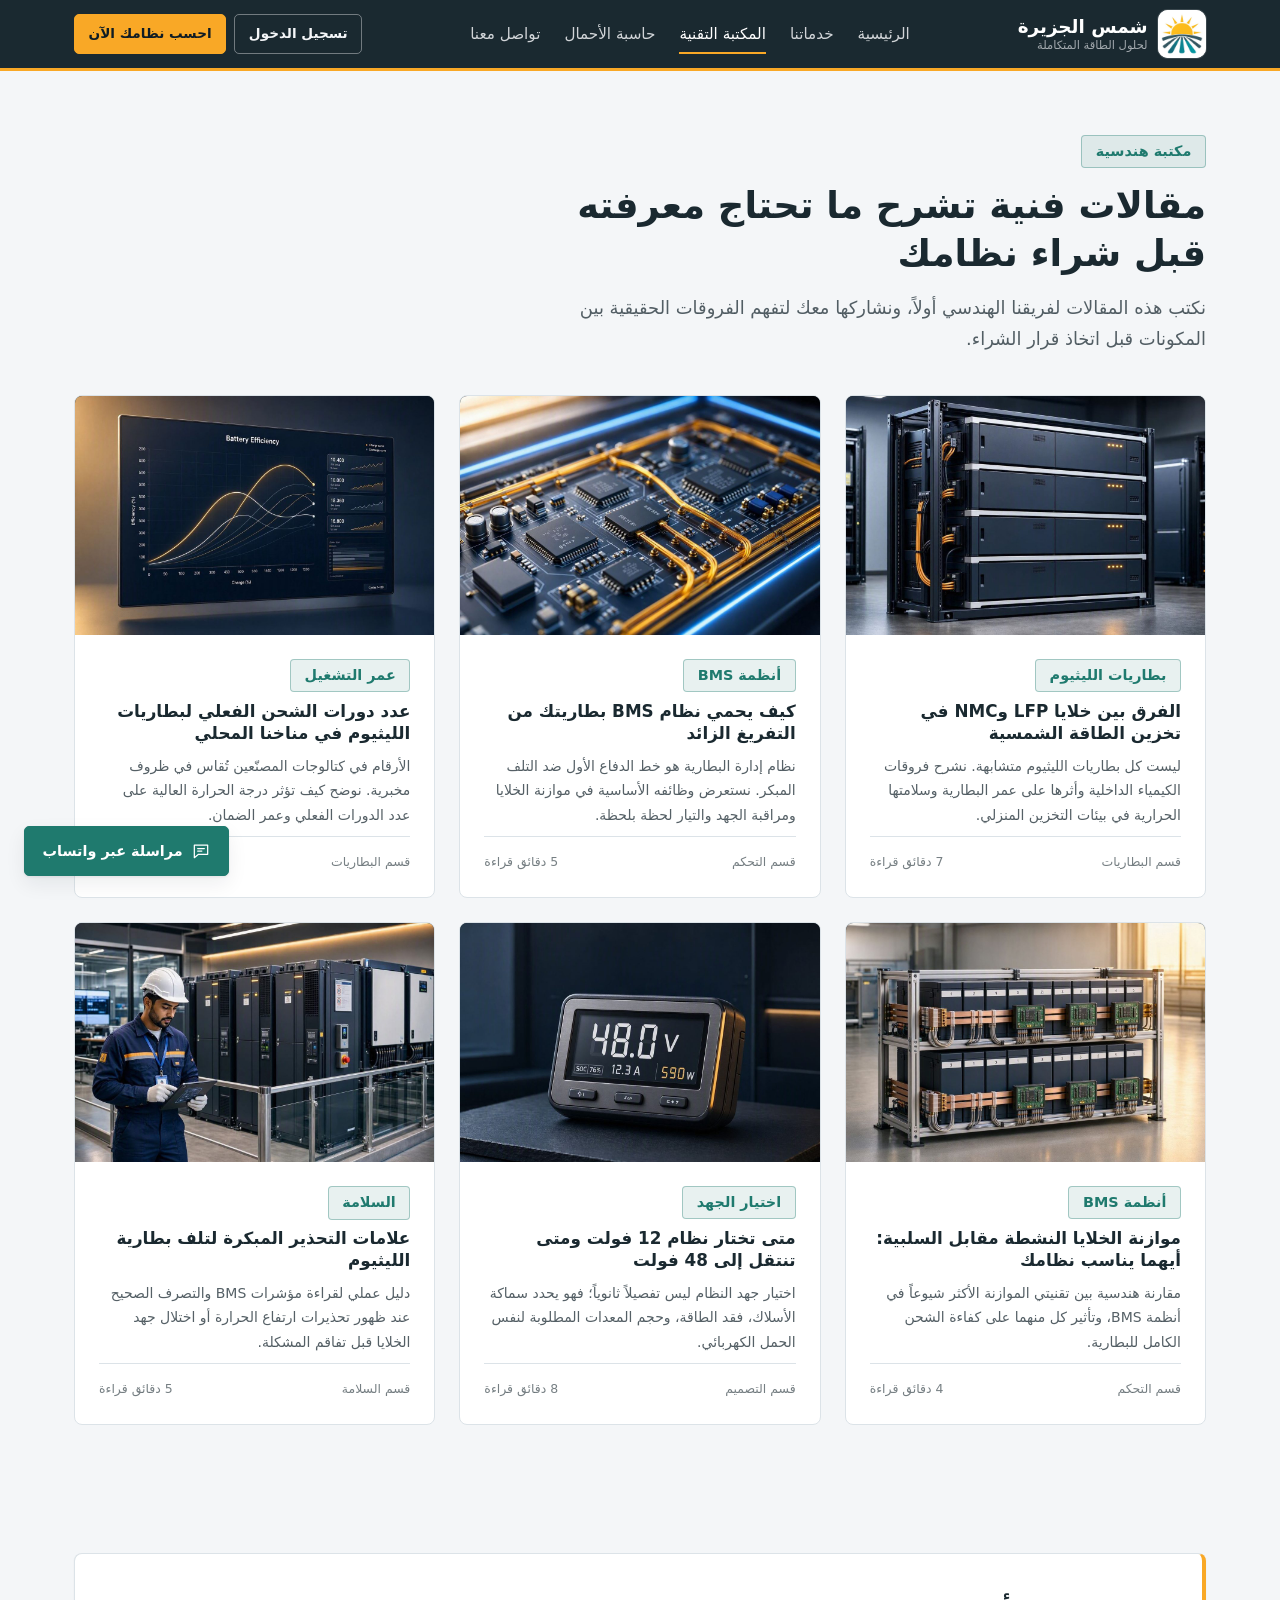
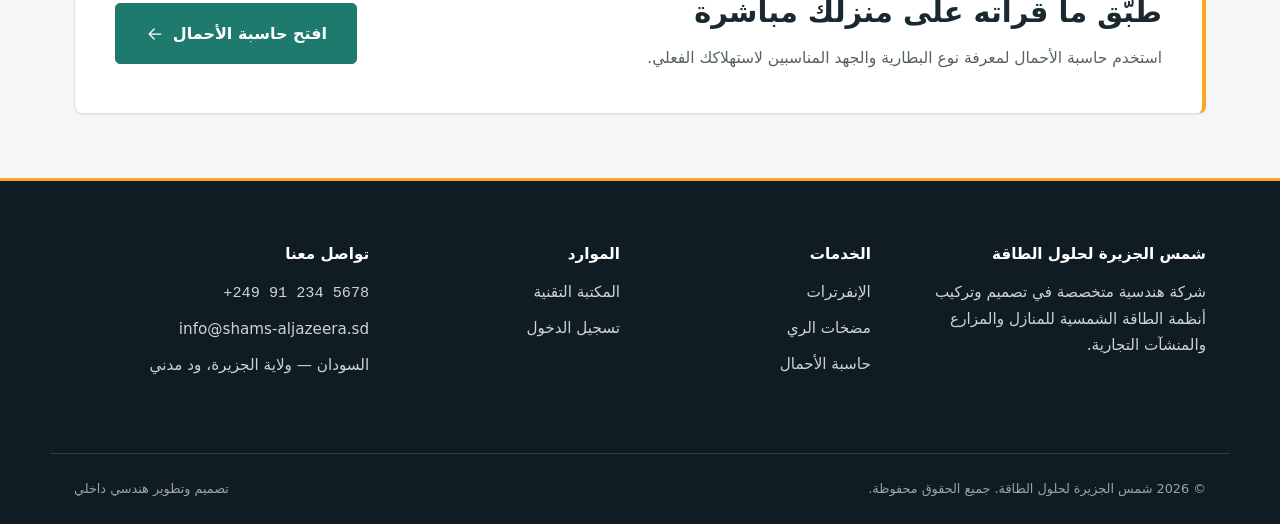
<file: knowledge.html>
<!DOCTYPE html>
<html lang="ar" dir="rtl">
  <head>
    <meta charset="UTF-8">
    <meta name="viewport" content="width=device-width, initial-scale=1.0">
    <title>المكتبة التقنية | شمس الجزيرة لحلول الطاقة</title>
    <meta name="description" content="مقالات هندسية عن بطاريات الليثيوم، أنظمة إدارة البطارية BMS، ومعايير اختيار مكونات أنظمة الطاقة الشمسية.">
    <link rel="stylesheet" href="style.css">
    <meta name="theme-color" content="#1A2930">
    <link rel="icon" href="favicon.ico" sizes="any">
    <link rel="icon" type="image/png" href="images/logo.png">
    <link rel="apple-touch-icon" href="images/apple-touch-icon.png">
  </head>
  <body>
    <a class="skip-link" href="#main">تخطَّ إلى المحتوى</a>
    <noscript>
      <div class="noscript-bar">يتطلب هذا الموقع تفعيل JavaScript لعمل الحاسبة وتسجيل الدخول.</div>
    </noscript>
    <header class="site-header" id="siteHeader">
      <div class="container navbar">
        <a href="index.html" class="brand" aria-label="شمس الجزيرة لحلول الطاقة - الرئيسية"><img src="images/logo.png" class="brand-logo" width="48" height="48" alt="شعار شمس الجزيرة"><span class="brand-name">شمس الجزيرة<small>لحلول الطاقة المتكاملة</small></span></a>
        <nav class="nav-links" id="navLinks" aria-label="التنقل الرئيسي">
          <a href="index.html">الرئيسية</a>
          <a href="index.html#services">خدماتنا</a>
          <a href="knowledge.html" class="is-active" aria-current="page">المكتبة التقنية</a>
          <a href="calculator.html">حاسبة الأحمال</a>
          <a href="index.html#contact">تواصل معنا</a>
        </nav>
        <div class="nav-actions">
          <a href="login.html" class="btn btn-secondary btn-sm">تسجيل الدخول</a>
          <a href="calculator.html" class="btn btn-primary btn-sm">احسب نظامك الآن</a>
        </div>
        <button type="button" class="nav-toggle" id="navToggle" aria-label="فتح القائمة" aria-expanded="false" aria-controls="navLinks"><span></span><span></span><span></span></button>
      </div>
    </header>
    <main id="main">
      <section class="section section--tight">
        <div class="container">
          <div class="section-head">
            <span class="badge">مكتبة هندسية</span>
            <h1 class="mt-sm">مقالات فنية تشرح ما تحتاج معرفته قبل شراء نظامك</h1>
            <p>نكتب هذه المقالات لفريقنا الهندسي أولاً، ونشاركها معك لتفهم الفروقات الحقيقية بين المكونات قبل اتخاذ قرار الشراء.</p>
          </div>
          <div class="grid grid-3">
            <article class="article-card">
              <div class="article-thumb">
                <svg class="ico" viewBox="0 0 24 24" aria-hidden="true" width="48" height="48"><rect x="2" y="7" width="18" height="10" rx="1"/><path d="M22 11v2M6 10v4M10 10v4"/></svg>
                <img src="images/lithium-batt.jpg" alt="بنك بطاريات ليثيوم" width="400" height="267" loading="lazy" onerror="this.style.display='none'">
              </div>
              <div class="article-body">
                <span class="badge article-tag">بطاريات الليثيوم</span>
                <h3>الفرق بين خلايا LFP وNMC في تخزين الطاقة الشمسية</h3>
                <p>ليست كل بطاريات الليثيوم متشابهة. نشرح فروقات الكيمياء الداخلية وأثرها على عمر البطارية وسلامتها الحرارية في بيئات التخزين المنزلي.</p>
                <div class="article-meta"><span>قسم البطاريات</span><span>7 دقائق قراءة</span></div>
              </div>
            </article>
            <article class="article-card">
              <div class="article-thumb">
                <svg class="ico" viewBox="0 0 24 24" aria-hidden="true" width="48" height="48"><rect x="7" y="7" width="10" height="10" rx="1"/><path d="M9 3v4M15 3v4M9 17v4M15 17v4M3 9h4M3 15h4M17 9h4M17 15h4"/></svg>
                <img src="images/bms-system.jpg" alt="لوحة نظام إدارة البطارية BMS" width="400" height="267" loading="lazy" onerror="this.style.display='none'">
              </div>
              <div class="article-body">
                <span class="badge article-tag">أنظمة BMS</span>
                <h3>كيف يحمي نظام BMS بطاريتك من التفريغ الزائد</h3>
                <p>نظام إدارة البطارية هو خط الدفاع الأول ضد التلف المبكر. نستعرض وظائفه الأساسية في موازنة الخلايا ومراقبة الجهد والتيار لحظة بلحظة.</p>
                <div class="article-meta"><span>قسم التحكم</span><span>5 دقائق قراءة</span></div>
              </div>
            </article>
            <article class="article-card">
              <div class="article-thumb">
                <svg class="ico" viewBox="0 0 24 24" aria-hidden="true" width="48" height="48"><path d="M20 12a8 8 0 0 1-14 5.3M4 12a8 8 0 0 1 14-5.3M18 3v4h-4M6 21v-4h4"/></svg>
                <img src="images/battery-cycles.jpg" alt="منحنى دورات شحن البطارية" width="400" height="267" loading="lazy" onerror="this.style.display='none'">
              </div>
              <div class="article-body">
                <span class="badge article-tag">عمر التشغيل</span>
                <h3>عدد دورات الشحن الفعلي لبطاريات الليثيوم في مناخنا المحلي</h3>
                <p>الأرقام في كتالوجات المصنّعين تُقاس في ظروف مخبرية. نوضح كيف تؤثر درجة الحرارة العالية على عدد الدورات الفعلي وعمر الضمان.</p>
                <div class="article-meta"><span>قسم البطاريات</span><span>6 دقائق قراءة</span></div>
              </div>
            </article>
            <article class="article-card">
              <div class="article-thumb">
                <svg class="ico" viewBox="0 0 24 24" aria-hidden="true" width="48" height="48"><path d="M4 7h8M18 7h2M4 17h2M12 17h8"/><circle cx="15" cy="7" r="2.5"/><circle cx="9" cy="17" r="2.5"/></svg>
                <img src="images/active-balancer.jpg" alt="وحدة موازنة الخلايا النشطة" width="400" height="267" loading="lazy" onerror="this.style.display='none'">
              </div>
              <div class="article-body">
                <span class="badge article-tag">أنظمة BMS</span>
                <h3>موازنة الخلايا النشطة مقابل السلبية: أيهما يناسب نظامك</h3>
                <p>مقارنة هندسية بين تقنيتي الموازنة الأكثر شيوعاً في أنظمة BMS، وتأثير كل منهما على كفاءة الشحن الكامل للبطارية.</p>
                <div class="article-meta"><span>قسم التحكم</span><span>4 دقائق قراءة</span></div>
              </div>
            </article>
            <article class="article-card">
              <div class="article-thumb">
                <svg class="ico" viewBox="0 0 24 24" aria-hidden="true" width="48" height="48"><path d="M3 12h4l2-6 4 12 2-6h6"/></svg>
                <img src="images/system-voltage.jpg" alt="مخطط جهد نظام الطاقة الشمسية" width="400" height="267" loading="lazy" onerror="this.style.display='none'">
              </div>
              <div class="article-body">
                <span class="badge article-tag">اختيار الجهد</span>
                <h3>متى تختار نظام 12 فولت ومتى تنتقل إلى 48 فولت</h3>
                <p>اختيار جهد النظام ليس تفصيلاً ثانوياً؛ فهو يحدد سماكة الأسلاك، فقد الطاقة، وحجم المعدات المطلوبة لنفس الحمل الكهربائي.</p>
                <div class="article-meta"><span>قسم التصميم</span><span>8 دقائق قراءة</span></div>
              </div>
            </article>
            <article class="article-card">
              <div class="article-thumb">
                <svg class="ico" viewBox="0 0 24 24" aria-hidden="true" width="48" height="48"><path d="M12 4l10 17H2zM12 10v5M12 18v.01"/></svg>
                <img src="images/lithium-safety.jpg" alt="فحص سلامة بطارية الليثيوم" width="400" height="267" loading="lazy" onerror="this.style.display='none'">
              </div>
              <div class="article-body">
                <span class="badge article-tag">السلامة</span>
                <h3>علامات التحذير المبكرة لتلف بطارية الليثيوم</h3>
                <p>دليل عملي لقراءة مؤشرات BMS والتصرف الصحيح عند ظهور تحذيرات ارتفاع الحرارة أو اختلال جهد الخلايا قبل تفاقم المشكلة.</p>
                <div class="article-meta"><span>قسم السلامة</span><span>5 دقائق قراءة</span></div>
              </div>
            </article>
          </div>
        </div>
      </section>
      <section class="section section--tight">
        <div class="container">
          <div class="card cta-band">
            <div>
              <h2>طبّق ما قرأته على منزلك مباشرة</h2>
              <p class="mt-sm">استخدم حاسبة الأحمال لمعرفة نوع البطارية والجهد المناسبين لاستهلاكك الفعلي.</p>
            </div>
            <a href="calculator.html" class="btn btn-success btn-lg">افتح حاسبة الأحمال <svg class="ico" viewBox="0 0 24 24" aria-hidden="true" width="20" height="20"><path d="M19 12H5m6-6-6 6 6 6"/></svg></a>
          </div>
        </div>
      </section>
    </main>
    <footer class="site-footer" id="contact">
      <div class="container footer-inner">
        <div class="footer-col">
          <h4>شمس الجزيرة لحلول الطاقة</h4>
          <p>شركة هندسية متخصصة في تصميم وتركيب أنظمة الطاقة الشمسية للمنازل والمزارع والمنشآت التجارية.</p>
        </div>
        <div class="footer-col">
          <h4>الخدمات</h4>
          <ul>
            <li><a href="index.html#services">الإنفرترات</a></li>
            <li><a href="index.html#pumps">مضخات الري</a></li>
            <li><a href="calculator.html">حاسبة الأحمال</a></li>
          </ul>
        </div>
        <div class="footer-col">
          <h4>الموارد</h4>
          <ul>
            <li><a href="knowledge.html">المكتبة التقنية</a></li>
            <li><a href="login.html">تسجيل الدخول</a></li>
          </ul>
        </div>
        <div class="footer-col">
          <h4>تواصل معنا</h4>
          <ul>
            <li><a href="tel:+249912345678" class="ltr mono">+249 91 234 5678</a></li>
            <li><a href="mailto:info@shams-aljazeera.sd">info@shams-aljazeera.sd</a></li>
            <li>السودان — ولاية الجزيرة، ود مدني</li>
          </ul>
        </div>
      </div>
      <div class="container footer-bottom">
        <span>© 2026 شمس الجزيرة لحلول الطاقة. جميع الحقوق محفوظة.</span>
        <span>تصميم وتطوير هندسي داخلي</span>
      </div>
    </footer>
    <a class="float-contact no-print" href="https://wa.me/249912345678" target="_blank" rel="noopener" aria-label="مراسلة شمس الجزيرة عبر واتساب"><svg class="ico" viewBox="0 0 24 24" aria-hidden="true" width="20" height="20"><path d="M4 5h16v11H9l-5 4z"/><path d="M8 9h8M8 12h5"/></svg><span>مراسلة عبر واتساب</span></a>
    <script src="calc.js"></script>
  </body>
</html>
</file>
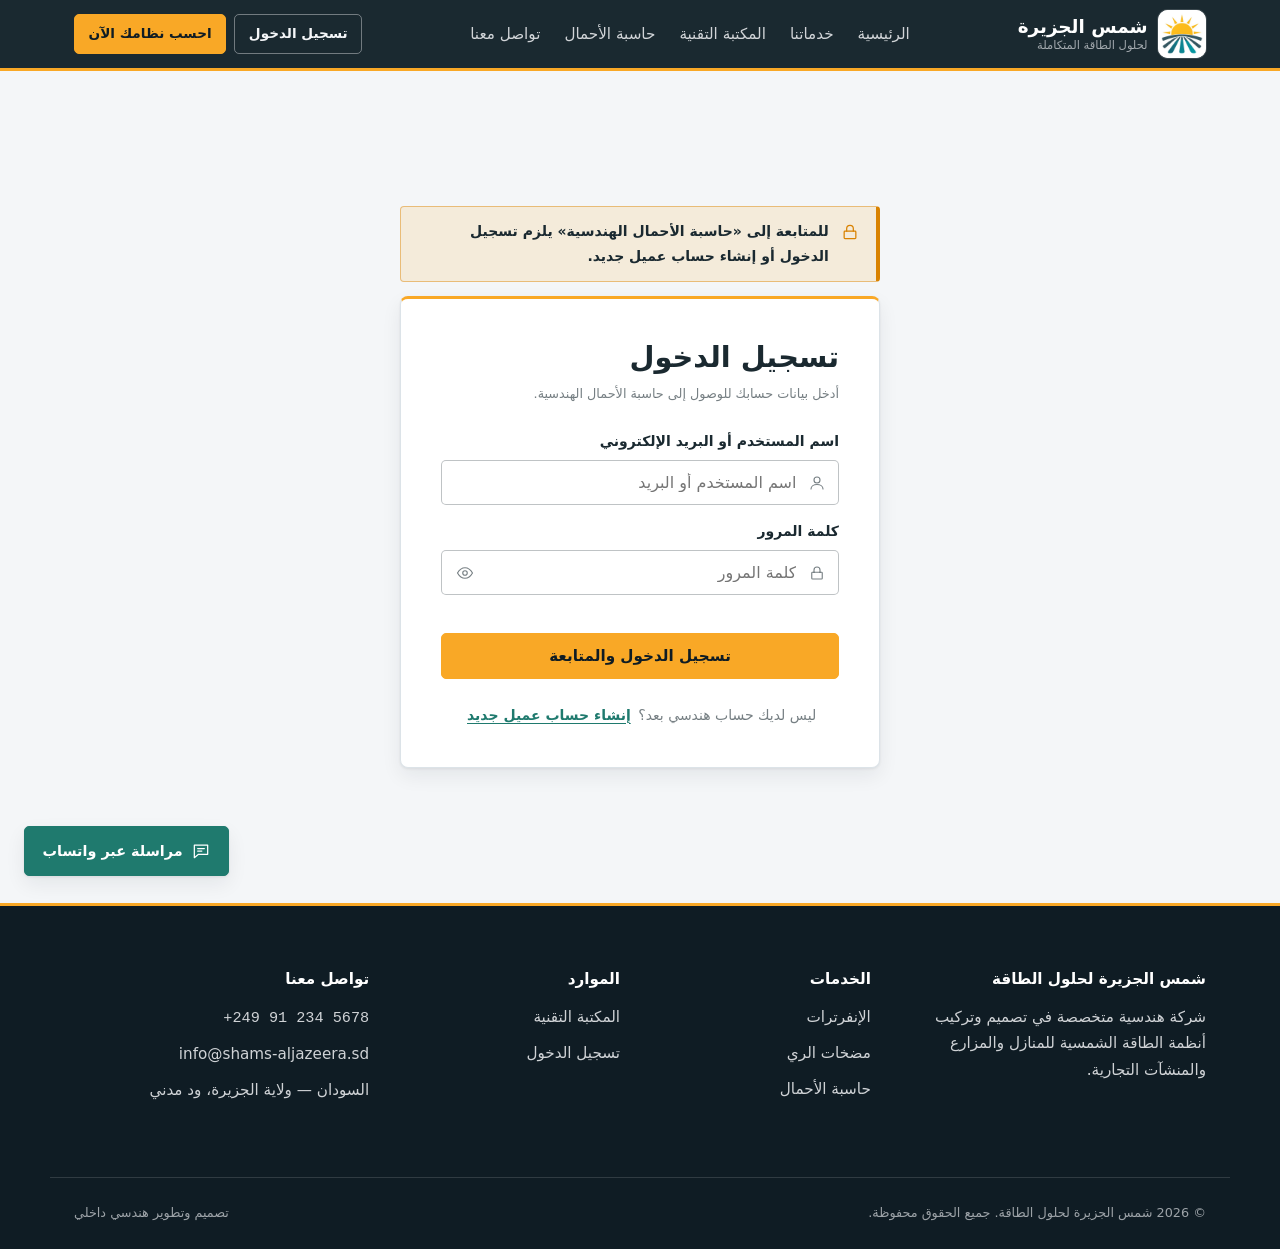
<file: login.html>
<!DOCTYPE html>
<html lang="ar" dir="rtl">
  <head>
    <meta charset="UTF-8">
    <meta name="viewport" content="width=device-width, initial-scale=1.0">
    <title>تسجيل الدخول | شمس الجزيرة لحلول الطاقة</title>
    <link rel="stylesheet" href="style.css">
    <meta name="theme-color" content="#1A2930">
    <link rel="icon" href="favicon.ico" sizes="any">
    <link rel="icon" type="image/png" href="images/logo.png">
    <link rel="apple-touch-icon" href="images/apple-touch-icon.png">
  </head>
  <body>
    <a class="skip-link" href="#main">تخطَّ إلى المحتوى</a>
    <noscript>
      <div class="noscript-bar">يتطلب هذا الموقع تفعيل JavaScript لعمل الحاسبة وتسجيل الدخول.</div>
    </noscript>
    <header class="site-header" id="siteHeader">
      <div class="container navbar">
        <a href="index.html" class="brand" aria-label="شمس الجزيرة لحلول الطاقة - الرئيسية"><img src="images/logo.png" class="brand-logo" width="48" height="48" alt="شعار شمس الجزيرة"><span class="brand-name">شمس الجزيرة<small>لحلول الطاقة المتكاملة</small></span></a>
        <nav class="nav-links" id="navLinks" aria-label="التنقل الرئيسي">
          <a href="index.html">الرئيسية</a>
          <a href="index.html#services">خدماتنا</a>
          <a href="knowledge.html">المكتبة التقنية</a>
          <a href="calculator.html">حاسبة الأحمال</a>
          <a href="index.html#contact">تواصل معنا</a>
        </nav>
        <div class="nav-actions">
          <a href="login.html" class="btn btn-secondary btn-sm">تسجيل الدخول</a>
          <a href="calculator.html" class="btn btn-primary btn-sm">احسب نظامك الآن</a>
        </div>
        <button type="button" class="nav-toggle" id="navToggle" aria-label="فتح القائمة" aria-expanded="false" aria-controls="navLinks"><span></span><span></span><span></span></button>
      </div>
    </header>
    <main id="main" class="form-shell auth-shell">
      <div class="auth-stack">
        <!-- يظهر هذا التنبيه فقط عند التحويل من صفحة تتطلب تسجيل الدخول -->
        <div class="notice" id="authNotice" role="alert" hidden>
          <svg class="ico" viewBox="0 0 24 24" aria-hidden="true" width="20" height="20"><rect x="5" y="11" width="14" height="9" rx="1"/><path d="M8 11V8a4 4 0 0 1 8 0v3"/></svg>
          <span id="authNoticeText"></span>
        </div>
        <!-- بطاقة بوجهين: تسجيل الدخول (الأمامي) وإنشاء حساب (الخلفي)، والتبديل بينهما عبر calc.js -->
        <div class="auth-scene" id="authScene">
          <div class="auth-card">
            <section class="auth-face auth-face--front is-flow" id="faceFront" aria-labelledby="loginTitle">
              <div class="form-head">
                <h1 id="loginTitle">تسجيل الدخول</h1>
                <p class="form-hint">أدخل بيانات حسابك للوصول إلى حاسبة الأحمال الهندسية.</p>
              </div>
              <form id="loginForm" novalidate>
                <div class="form-group">
                  <label for="loginId">اسم المستخدم أو البريد الإلكتروني</label>
                  <div class="field">
                    <svg class="ico" viewBox="0 0 24 24" aria-hidden="true" width="18" height="18"><circle cx="12" cy="8" r="4"/><path d="M4 20c0-4 4-6 8-6s8 2 8 6"/></svg>
                    <input type="text" id="loginId" name="loginId" class="form-control" placeholder="اسم المستخدم أو البريد" autocomplete="username" required>
                  </div>
                </div>
                <div class="form-group">
                  <label for="loginPassword">كلمة المرور</label>
                  <div class="field field--pass">
                    <svg class="ico" viewBox="0 0 24 24" aria-hidden="true" width="18" height="18"><rect x="5" y="11" width="14" height="9" rx="1"/><path d="M8 11V8a4 4 0 0 1 8 0v3"/></svg>
                    <input type="password" id="loginPassword" name="loginPassword" class="form-control" placeholder="كلمة المرور" autocomplete="current-password" required>
                    <button type="button" class="toggle-pass" data-toggle-pass="loginPassword" aria-label="إظهار كلمة المرور" aria-pressed="false"><svg class="ico" viewBox="0 0 24 24" aria-hidden="true" width="18" height="18"><path d="M2 12s4-7 10-7 10 7 10 7-4 7-10 7S2 12 2 12z"/><circle cx="12" cy="12" r="3"/><path class="eye-slash" d="M4 4l16 16"/></svg></button>
                  </div>
                </div>
                <div class="msg" id="loginError" role="alert"></div>
                <button type="submit" class="btn btn-primary btn-block mt-md">تسجيل الدخول والمتابعة</button>
              </form>
              <p class="form-footnote">ليس لديك حساب هندسي بعد؟ <button type="button" class="link-btn" id="flipToRegister">إنشاء حساب عميل جديد</button></p>
            </section>
            <section class="auth-face auth-face--back" id="faceBack" aria-labelledby="registerTitle">
              <div class="form-head">
                <h1 id="registerTitle">إنشاء حساب عميل جديد</h1>
                <p class="form-hint">سجّل بياناتك لتظهر في ترويسة التقرير الهندسي.</p>
              </div>
              <form id="registerForm" novalidate>
                <div class="form-grid">
                  <div class="form-group span-2">
                    <label for="regFullName">الاسم الكامل</label>
                    <div class="field">
                      <svg class="ico" viewBox="0 0 24 24" aria-hidden="true" width="18" height="18"><rect x="3" y="5" width="18" height="14" rx="1"/><circle cx="9" cy="11" r="2"/><path d="M6 16c.6-2 5.4-2 6 0M15 10h3M15 14h3"/></svg>
                      <input type="text" id="regFullName" name="regFullName" class="form-control" placeholder="الاسم الثلاثي" autocomplete="name" required>
                    </div>
                  </div>
                  <div class="form-group">
                    <label for="regUsername">اسم المستخدم</label>
                    <div class="field">
                      <svg class="ico" viewBox="0 0 24 24" aria-hidden="true" width="18" height="18"><circle cx="12" cy="8" r="4"/><path d="M4 20c0-4 4-6 8-6s8 2 8 6"/></svg>
                      <input type="text" id="regUsername" name="regUsername" class="form-control" placeholder="مثال: ahmed.m" autocomplete="username" required>
                    </div>
                  </div>
                  <div class="form-group">
                    <label for="regResidence">السكن / المدينة</label>
                    <div class="field">
                      <svg class="ico" viewBox="0 0 24 24" aria-hidden="true" width="18" height="18"><path d="M12 21s7-6.2 7-11a7 7 0 0 0-14 0c0 4.8 7 11 7 11z"/><circle cx="12" cy="10" r="2.5"/></svg>
                      <input type="text" id="regResidence" name="regResidence" class="form-control" placeholder="مثال: ود مدني" autocomplete="address-level2" required>
                    </div>
                  </div>
                  <div class="form-group">
                    <label for="regEmail">البريد الإلكتروني</label>
                    <div class="field">
                      <svg class="ico" viewBox="0 0 24 24" aria-hidden="true" width="18" height="18"><rect x="3" y="5" width="18" height="14" rx="1"/><path d="M3 7l9 6 9-6"/></svg>
                      <input type="email" id="regEmail" name="regEmail" class="form-control" placeholder="name@example.com" autocomplete="email" required>
                    </div>
                  </div>
                  <div class="form-group">
                    <label for="regPhone">رقم الهاتف</label>
                    <div class="input-group">
                      <input type="tel" id="regPhone" name="regPhone" class="form-control" inputmode="tel" dir="ltr" placeholder="91 234 5678" autocomplete="tel-national" maxlength="20" required>
                      <span class="phone-prefix" aria-hidden="true">+249</span>
                    </div>
                  </div>
                  <div class="form-group span-2">
                    <label for="regPassword">كلمة المرور</label>
                    <div class="field field--pass">
                      <svg class="ico" viewBox="0 0 24 24" aria-hidden="true" width="18" height="18"><rect x="5" y="11" width="14" height="9" rx="1"/><path d="M8 11V8a4 4 0 0 1 8 0v3"/></svg>
                      <input type="password" id="regPassword" name="regPassword" class="form-control" placeholder="8 أحرف على الأقل" autocomplete="new-password" required>
                      <button type="button" class="toggle-pass" data-toggle-pass="regPassword" aria-label="إظهار كلمة المرور" aria-pressed="false"><svg class="ico" viewBox="0 0 24 24" aria-hidden="true" width="18" height="18"><path d="M2 12s4-7 10-7 10 7 10 7-4 7-10 7S2 12 2 12z"/><circle cx="12" cy="12" r="3"/><path class="eye-slash" d="M4 4l16 16"/></svg></button>
                    </div>
                    <span class="form-hint">حروف وأرقام، 8 أحرف على الأقل</span>
                  </div>
                </div>
                <div class="msg" id="registerError" role="alert"></div>
                <button type="submit" class="btn btn-primary btn-block mt-md">تسجيل</button>
              </form>
              <p class="form-footnote">لديك حساب بالفعل؟ <button type="button" class="link-btn" id="flipToLogin">العودة لتسجيل الدخول</button></p>
            </section>
          </div>
        </div>
      </div>
    </main>
    <footer class="site-footer" id="contact">
      <div class="container footer-inner">
        <div class="footer-col">
          <h4>شمس الجزيرة لحلول الطاقة</h4>
          <p>شركة هندسية متخصصة في تصميم وتركيب أنظمة الطاقة الشمسية للمنازل والمزارع والمنشآت التجارية.</p>
        </div>
        <div class="footer-col">
          <h4>الخدمات</h4>
          <ul>
            <li><a href="index.html#services">الإنفرترات</a></li>
            <li><a href="index.html#pumps">مضخات الري</a></li>
            <li><a href="calculator.html">حاسبة الأحمال</a></li>
          </ul>
        </div>
        <div class="footer-col">
          <h4>الموارد</h4>
          <ul>
            <li><a href="knowledge.html">المكتبة التقنية</a></li>
            <li><a href="login.html">تسجيل الدخول</a></li>
          </ul>
        </div>
        <div class="footer-col">
          <h4>تواصل معنا</h4>
          <ul>
            <li><a href="tel:+249912345678" class="ltr mono">+249 91 234 5678</a></li>
            <li><a href="mailto:info@shams-aljazeera.sd">info@shams-aljazeera.sd</a></li>
            <li>السودان — ولاية الجزيرة، ود مدني</li>
          </ul>
        </div>
      </div>
      <div class="container footer-bottom">
        <span>© 2026 شمس الجزيرة لحلول الطاقة. جميع الحقوق محفوظة.</span>
        <span>تصميم وتطوير هندسي داخلي</span>
      </div>
    </footer>
    <a class="float-contact no-print" href="https://wa.me/249912345678" target="_blank" rel="noopener" aria-label="مراسلة شمس الجزيرة عبر واتساب"><svg class="ico" viewBox="0 0 24 24" aria-hidden="true" width="20" height="20"><path d="M4 5h16v11H9l-5 4z"/><path d="M8 9h8M8 12h5"/></svg><span>مراسلة عبر واتساب</span></a>
    <script src="calc.js"></script>
  </body>
</html>
</file>
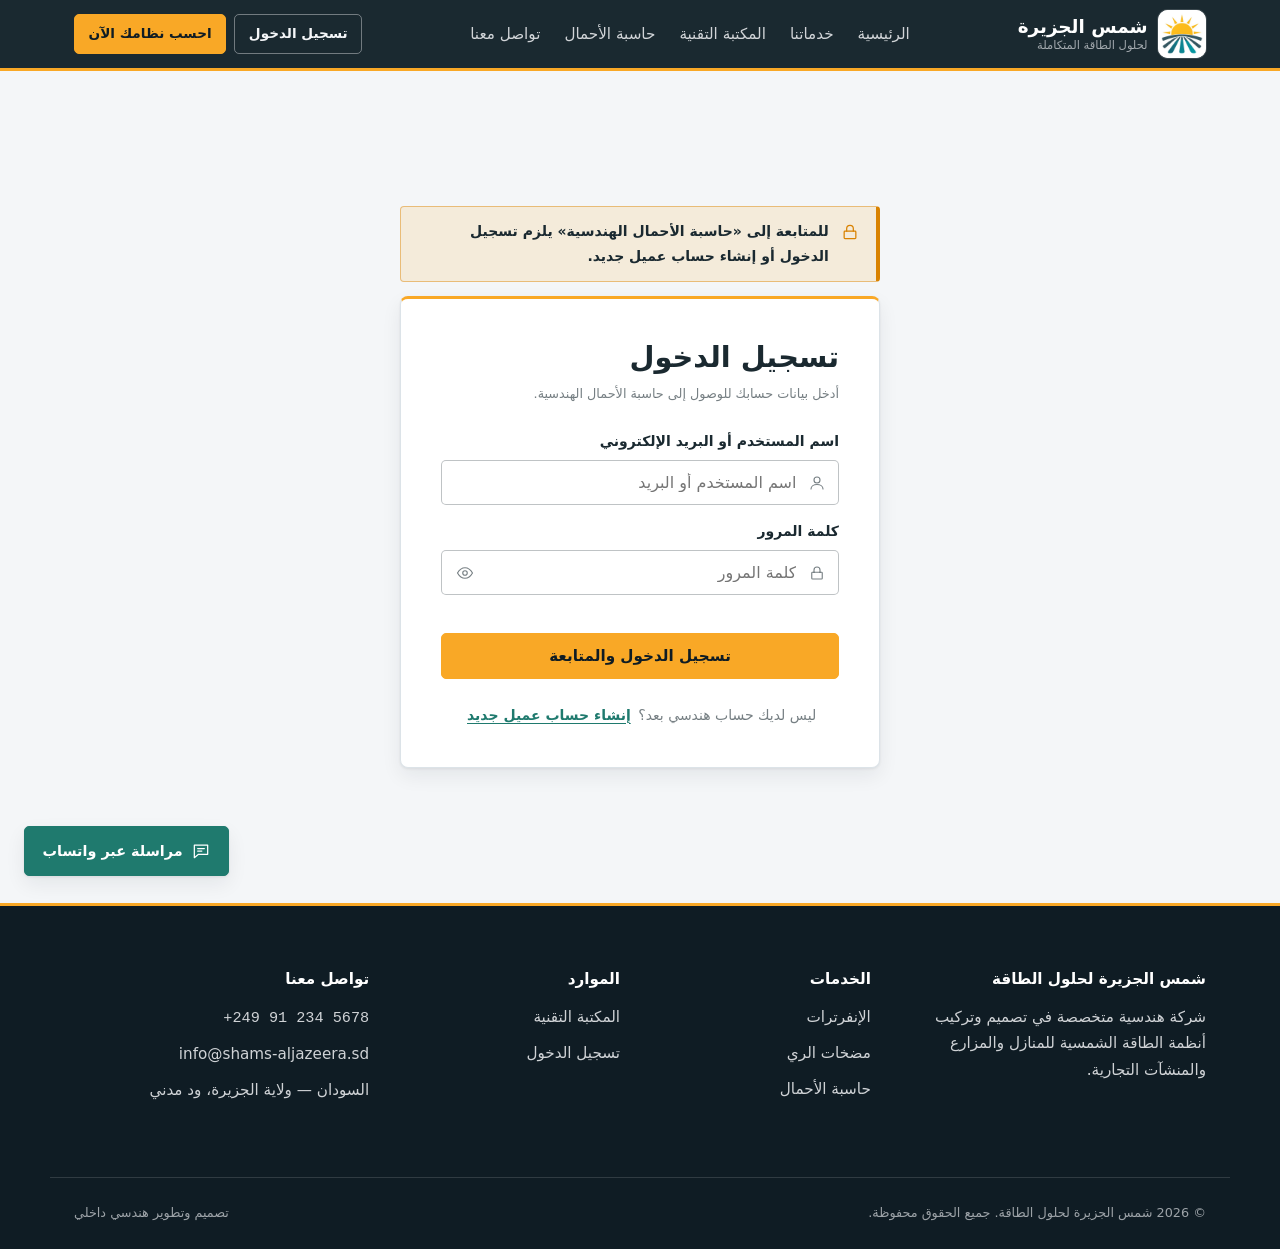
<file: results.html>
<!DOCTYPE html>
<html lang="ar" dir="rtl">
  <head>
    <meta charset="UTF-8">
    <meta name="viewport" content="width=device-width, initial-scale=1.0">
    <title>التقرير الهندسي للمنظومة | شمس الجزيرة</title>
    <link rel="stylesheet" href="style.css">
    <meta name="theme-color" content="#1A2930">
    <link rel="icon" href="favicon.ico" sizes="any">
    <link rel="icon" type="image/png" href="images/logo.png">
    <link rel="apple-touch-icon" href="images/apple-touch-icon.png">
    <script>try{if(localStorage.getItem('isLoggedIn')!=='true'){localStorage.setItem('sj_redirect',JSON.stringify(location.pathname.split('/').pop()||'index.html'));location.replace('login.html');}}catch(e){}</script>
  </head>
  <body>
    <a class="skip-link" href="#main">تخطَّ إلى المحتوى</a>
    <noscript>
      <div class="noscript-bar">يتطلب هذا الموقع تفعيل JavaScript لعمل الحاسبة وتسجيل الدخول.</div>
    </noscript>
    <header class="site-header" id="siteHeader">
      <div class="container navbar">
        <a href="index.html" class="brand" aria-label="شمس الجزيرة لحلول الطاقة - الرئيسية"><img src="images/logo.png" class="brand-logo" width="48" height="48" alt="شعار شمس الجزيرة"><span class="brand-name">شمس الجزيرة<small>لحلول الطاقة المتكاملة</small></span></a>
        <nav class="nav-links" id="navLinks" aria-label="التنقل الرئيسي">
          <a href="index.html">الرئيسية</a>
          <a href="index.html#services">خدماتنا</a>
          <a href="knowledge.html">المكتبة التقنية</a>
          <a href="calculator.html" class="is-active" aria-current="page">حاسبة الأحمال</a>
          <a href="index.html#contact">تواصل معنا</a>
        </nav>
        <div class="nav-actions">
          <a href="login.html" class="btn btn-secondary btn-sm">تسجيل الدخول</a>
          <a href="calculator.html" class="btn btn-primary btn-sm">احسب نظامك الآن</a>
        </div>
        <button type="button" class="nav-toggle" id="navToggle" aria-label="فتح القائمة" aria-expanded="false" aria-controls="navLinks"><span></span><span></span><span></span></button>
      </div>
    </header>
    <main id="main" class="doc-shell">
      <div class="msg" id="reportError" role="alert"></div>
      <article class="doc" id="report">
        <header class="doc-head">
          <div class="doc-brand">
            <!-- ضع صورة الشعار في المسار images/logo.png -->
            <img src="images/logo.png" class="brand-logo" width="48" height="48" alt="شعار شمس الجزيرة">
            <div><strong>شمس الجزيرة لحلول الطاقة</strong><span>السودان — ولاية الجزيرة، ود مدني</span></div>
          </div>
          <div class="doc-title">
            <h1>مقايسة هندسية مبدئية لنظام طاقة شمسية</h1>
            <span class="doc-ref">Engineering Datasheet / IEC 62446</span>
          </div>
        </header>
        <dl class="doc-meta">
          <div>
            <dt>العميل</dt>
            <dd id="m-name">--</dd>
          </div>
          <div>
            <dt>السكن / المدينة</dt>
            <dd id="m-res">--</dd>
          </div>
          <div>
            <dt>رقم الهاتف</dt>
            <dd class="mono ltr" id="m-phone">--</dd>
          </div>
          <div>
            <dt>البريد الإلكتروني</dt>
            <dd class="ltr" id="m-email">--</dd>
          </div>
          <div>
            <dt>الخدمة المختارة</dt>
            <dd id="m-service">--</dd>
          </div>
          <div>
            <dt>ملخص الحمل وساعات التشغيل</dt>
            <dd id="m-load">--</dd>
          </div>
          <div>
            <dt>تاريخ الإصدار</dt>
            <dd class="mono ltr" id="m-date">--</dd>
          </div>
          <div>
            <dt>رقم مرجع الوثيقة</dt>
            <dd class="mono ltr" id="m-ref">--</dd>
          </div>
        </dl>
        <div class="notice" id="voltNotice" role="note" hidden>
          <svg class="ico" viewBox="0 0 24 24" aria-hidden="true" width="20" height="20"><path d="M12 4l10 17H2zM12 10v5M12 18v.01"/></svg>
          <span><b>ملاحظة هندسية على النظام:</b><span id="voltNoticeText"></span></span>
        </div>
        <section class="doc-section" aria-labelledby="h-results">
          <h2 id="h-results">النتائج الرئيسية</h2>
          <div class="grid grid-4">
            <div class="metric-card is-gold">
              <span>حجم الإنفرتر</span>
              <strong id="r-inv">--</strong>
              <small id="r-inv-sub">--</small>
            </div>
            <div class="metric-card is-teal">
              <span>سعة بنك البطاريات</span>
              <strong id="r-bat-ah">--</strong>
              <small id="r-bat-sub">--</small>
            </div>
            <div class="metric-card">
              <span>الألواح الشمسية</span>
              <strong id="r-pv-qty">--</strong>
              <small id="r-pv-sub">--</small>
            </div>
            <div class="metric-card">
              <span>جهد النظام النهائي</span>
              <strong id="r-volt">--</strong>
              <small id="r-volt-sub">--</small>
            </div>
          </div>
        </section>
        <section class="doc-section" aria-labelledby="h-basis">
          <h2 id="h-basis">مدخلات التصميم وفرضياته</h2>
          <div class="table-wrap">
            <table class="result-table">
              <thead>
                <tr>
                  <th scope="col">البند</th>
                  <th scope="col">القيمة</th>
                </tr>
              </thead>
              <tbody id="basisBody"></tbody>
            </table>
          </div>
        </section>
        <section class="doc-section" aria-labelledby="h-bom">
          <h2 id="h-bom">قائمة المعدات المقترحة</h2>
          <div class="table-wrap">
            <table class="result-table">
              <thead>
                <tr>
                  <th scope="col">البند</th>
                  <th scope="col">المواصفات</th>
                  <th scope="col">الكمية</th>
                </tr>
              </thead>
              <tbody id="bomBody"></tbody>
            </table>
          </div>
        </section>
        <section class="doc-section" aria-labelledby="h-rec">
          <h2 id="h-rec">التوصيات الفنية</h2>
          <ul class="doc-list" id="recList"></ul>
        </section>
        <p class="doc-note">هذه مقايسة مبدئية مبنية على البيانات المدخلة وعلى فرضيات عامة لمتوسط الإشعاع الشمسي في السودان. لا تغني عن المعاينة الميدانية للموقع ودراسة الظل وتحديد مسارات الكابلات قبل اعتماد التصميم النهائي وعرض السعر.</p>
      </article>
      <div class="doc-actions no-print" id="reportActions">
        <div class="group">
          <a href="calculator.html" class="btn btn-outline"><svg class="ico" viewBox="0 0 24 24" aria-hidden="true" width="20" height="20"><path d="M4 20h4L19 9l-4-4L4 16zM13 7l4 4"/></svg> حساب جديد</a>
          <a href="https://wa.me/249912345678" id="waBtn" class="btn btn-outline" target="_blank" rel="noopener"><svg class="ico" viewBox="0 0 24 24" aria-hidden="true" width="20" height="20"><path d="M4 5h16v11H9l-5 4z"/><path d="M8 9h8M8 12h5"/></svg> إرسال عبر واتساب</a>
          <button type="button" id="printBtn" class="btn btn-outline"><svg class="ico" viewBox="0 0 24 24" aria-hidden="true" width="20" height="20"><path d="M7 9V4h10v5M7 18H5a1 1 0 0 1-1-1v-6a1 1 0 0 1 1-1h14a1 1 0 0 1 1 1v6a1 1 0 0 1-1 1h-2M7 14h10v7H7z"/></svg> طباعة الوثيقة / حفظ PDF</button>
        </div>
        <button type="button" id="quoteBtn" class="btn btn-success btn-lg"><svg class="ico" viewBox="0 0 24 24" aria-hidden="true" width="20" height="20"><path d="M7 3h8l4 4v14H7zM15 3v4h4M10 12h6M10 16h6"/></svg> طلب عرض سعر رسمي</button>
        <div class="msg" id="quoteStatus" role="status" style="width:100%"></div>
      </div>
    </main>
    <footer class="site-footer" id="contact">
      <div class="container footer-inner">
        <div class="footer-col">
          <h4>شمس الجزيرة لحلول الطاقة</h4>
          <p>شركة هندسية متخصصة في تصميم وتركيب أنظمة الطاقة الشمسية للمنازل والمزارع والمنشآت التجارية.</p>
        </div>
        <div class="footer-col">
          <h4>الخدمات</h4>
          <ul>
            <li><a href="index.html#services">الإنفرترات</a></li>
            <li><a href="index.html#pumps">مضخات الري</a></li>
            <li><a href="calculator.html">حاسبة الأحمال</a></li>
          </ul>
        </div>
        <div class="footer-col">
          <h4>الموارد</h4>
          <ul>
            <li><a href="knowledge.html">المكتبة التقنية</a></li>
            <li><a href="login.html">تسجيل الدخول</a></li>
          </ul>
        </div>
        <div class="footer-col">
          <h4>تواصل معنا</h4>
          <ul>
            <li><a href="tel:+249912345678" class="ltr mono">+249 91 234 5678</a></li>
            <li><a href="mailto:info@shams-aljazeera.sd">info@shams-aljazeera.sd</a></li>
            <li>السودان — ولاية الجزيرة، ود مدني</li>
          </ul>
        </div>
      </div>
      <div class="container footer-bottom">
        <span>© 2026 شمس الجزيرة لحلول الطاقة. جميع الحقوق محفوظة.</span>
        <span>تصميم وتطوير هندسي داخلي</span>
      </div>
    </footer>
    <a class="float-contact no-print" href="https://wa.me/249912345678" target="_blank" rel="noopener" aria-label="مراسلة شمس الجزيرة عبر واتساب"><svg class="ico" viewBox="0 0 24 24" aria-hidden="true" width="20" height="20"><path d="M4 5h16v11H9l-5 4z"/><path d="M8 9h8M8 12h5"/></svg><span>مراسلة عبر واتساب</span></a>
    <script src="calc.js"></script>
  </body>
</html>
</file>
<file: style.css>
:root{
  --ink-900:#0F1C24; --ink:#1A2930; --gold:#F9A826; --gold-dark:#D98200;
  --teal:#2A9D8F; --teal-dark:#1F7A6E; --bg:#F4F6F8; --white:#FFFFFF; --line:#DCE3E8;
  --ink-70:rgba(26,41,48,.74); --ink-45:rgba(26,41,48,.6); --ink-06:rgba(26,41,48,.05);
  --gold-15:rgba(249,168,38,.14); --teal-12:rgba(31,122,110,.10); --danger:#B3261E; --danger-12:rgba(179,38,30,.08);
  --on-dark:rgba(244,246,248,.84); --on-dark-dim:rgba(244,246,248,.62); --line-dark:rgba(244,246,248,.14);
  --shadow-1:0 1px 2px rgba(15,28,36,.06);
  --shadow-2:0 1px 3px rgba(15,28,36,.08),0 8px 20px rgba(15,28,36,.07);
  --font:"Segoe UI",Tahoma,"Geeza Pro",system-ui,-apple-system,sans-serif;
  --mono:ui-monospace,"SF Mono",Consolas,"Liberation Mono","Courier New",monospace;
  --fs-display:clamp(2rem,1.3rem + 2.8vw,3.2rem); --fs-h1:clamp(1.7rem,1.3rem + 1.6vw,2.3rem);
  --fs-h2:clamp(1.4rem,1.15rem + 1vw,1.8rem); --fs-h3:1.15rem; --fs-lead:1.1rem; --fs-body:1rem; --fs-small:.875rem;
  --sp-xs:.5rem; --sp-sm:.875rem; --sp-md:1.5rem; --sp-lg:2.5rem; --sp-xl:4rem; --sp-2xl:5.5rem;
  --r-sm:4px; --r-btn:5px; --r-md:8px; --container:1180px; --header-h:68px;
  --ease:cubic-bezier(.22,1,.36,1); --t-fast:160ms var(--ease); --t-base:260ms var(--ease);
}
*,*::before,*::after{box-sizing:border-box;margin:0;padding:0}
html{scroll-behavior:smooth;scroll-padding-top:calc(var(--header-h) + 12px)}
body{direction:rtl;text-align:right;min-height:100vh;display:flex;flex-direction:column;font-family:var(--font);font-size:var(--fs-body);font-weight:500;line-height:1.75;color:var(--ink);background:var(--bg);font-variant-numeric:tabular-nums;-webkit-font-smoothing:antialiased;text-rendering:optimizeLegibility}
body>main,body>section{flex:1 0 auto}
img,svg{max-width:100%;display:block}
a{color:inherit;text-decoration:none}
ul,ol{list-style:none}
button,input,select,textarea{font-family:inherit;font-size:inherit;color:inherit}
button{cursor:pointer;border:none;background:none}
:focus-visible{outline:3px solid var(--teal);outline-offset:3px;border-radius:var(--r-sm)}
h1,h2,h3,h4{line-height:1.3;font-weight:700;color:var(--ink)}
h1{font-size:var(--fs-h1)} h2{font-size:var(--fs-h2)} h3{font-size:var(--fs-h3)}
p{color:var(--ink-70);max-width:66ch}
.ltr{direction:ltr;unicode-bidi:isolate;display:inline-block}
.mono{font-family:var(--mono)}
.mt-sm{margin-top:var(--sp-sm)} .mt-md{margin-top:var(--sp-md)}
.visually-hidden{position:absolute;width:1px;height:1px;overflow:hidden;clip:rect(0 0 0 0);white-space:nowrap}
.skip-link{position:absolute;top:-100px;right:var(--sp-md);z-index:100;background:var(--gold);color:var(--ink-900);padding:.6rem 1rem;border-radius:var(--r-sm);font-weight:700}
.skip-link:focus{top:var(--sp-xs)}
.ico{width:20px;height:20px;flex-shrink:0;fill:none;stroke:currentColor;stroke-width:1.5;stroke-linecap:round;stroke-linejoin:round}
.container{width:100%;max-width:var(--container);margin-inline:auto;padding-inline:var(--sp-md)}
.section{padding-block:var(--sp-2xl)} .section--tight{padding-block:var(--sp-xl)}
.section--white{background:var(--white);border-block:1px solid var(--line)}
.section-head{max-width:680px;margin-bottom:var(--sp-lg)}
.section-head p{margin-top:var(--sp-sm);font-size:1.12rem}
.section-head h2{font-size:clamp(1.55rem,1.2rem + 1.3vw,2.1rem)}


.site-header{position:sticky;top:0;z-index:50;background:var(--ink);color:var(--bg);border-bottom:3px solid var(--gold)}
.navbar{display:flex;align-items:center;justify-content:space-between;gap:var(--sp-md);min-height:var(--header-h)}
.brand{display:flex;align-items:center;gap:.65rem;color:var(--white);font-weight:700;font-size:1.15rem}
.brand-logo{width:48px;height:48px;border-radius:10px;background:#fff;object-fit:contain;flex-shrink:0;box-shadow:0 0 0 1px rgba(255,255,255,.14)}
.brand-name{display:flex;flex-direction:column;line-height:1.25}
.brand-name small{font-size:.72rem;font-weight:500;color:var(--on-dark-dim)}
.nav-links{display:flex;align-items:center;gap:var(--sp-md)}
.nav-links a{position:relative;font-size:.95rem;color:var(--on-dark);padding-block:.45rem;transition:color var(--t-fast)}
.nav-links a::after{content:"";position:absolute;right:0;bottom:0;width:0;height:2px;background:var(--gold);transition:width var(--t-base)}
.nav-links a:hover,.nav-links a.is-active{color:var(--white)}
.nav-links a:hover::after,.nav-links a.is-active::after{width:100%}
.nav-actions{display:flex;align-items:center;gap:var(--sp-xs)}
.user-chip{display:inline-flex;align-items:center;gap:.45rem;padding:.4rem .8rem;border:1px solid rgba(249,168,38,.5);border-radius:var(--r-btn);background:rgba(249,168,38,.08);color:var(--white);font-size:.88rem;max-width:210px}
.user-chip .ico{color:var(--gold);width:18px;height:18px}
.user-chip span{overflow:hidden;text-overflow:ellipsis;white-space:nowrap}
.nav-toggle{display:none;flex-direction:column;gap:5px;padding:.5rem;border-radius:var(--r-sm)}
.nav-toggle span{width:24px;height:2px;background:var(--white);border-radius:2px;transition:transform var(--t-base),opacity var(--t-fast)}
.site-header.is-open .nav-toggle span:nth-child(1){transform:translateY(7px) rotate(45deg)}
.site-header.is-open .nav-toggle span:nth-child(2){opacity:0}
.site-header.is-open .nav-toggle span:nth-child(3){transform:translateY(-7px) rotate(-45deg)}

.btn{display:inline-flex;align-items:center;justify-content:center;gap:.5rem;padding:.8rem 1.4rem;border-radius:var(--r-btn);border:1px solid transparent;font-size:.95rem;font-weight:700;white-space:nowrap;transition:background-color var(--t-fast),color var(--t-fast),border-color var(--t-fast)}
.btn:active{transform:translateY(1px)}
.btn:disabled{opacity:.55;cursor:not-allowed}
.btn-primary{background:var(--gold);color:var(--ink-900);border-color:var(--gold)}
.btn-primary:hover{background:#FBB94D}
.btn-secondary{color:var(--bg);border-color:rgba(244,246,248,.4)}
.btn-secondary:hover{border-color:var(--white);background:rgba(244,246,248,.08)}
.btn-outline{color:var(--ink);border-color:var(--line);background:var(--white)}
.btn-outline:hover{border-color:var(--teal-dark);color:var(--teal-dark)}
.btn-success{background:var(--teal-dark);color:var(--white);border-color:var(--teal-dark)}
.btn-success:hover{background:#186057}
.btn-danger-ghost{color:var(--danger);border-color:rgba(179,38,30,.35);padding:.35rem .7rem;font-size:.8rem}
.btn-danger-ghost:hover{background:var(--danger-12);border-color:var(--danger)}
.btn-block{width:100%} .btn-lg{padding:.95rem 1.8rem;font-size:1rem} .btn-sm{padding:.45rem .85rem;font-size:.85rem}
.service-request-btn{display:inline-flex;align-items:center;justify-content:center;gap:.5rem;width:100%;margin-top:auto;padding:.95rem 1.4rem;border:1px solid var(--ink);border-radius:var(--r-btn);background:var(--ink);color:var(--white);font-size:1rem;font-weight:700;transition:background-color var(--t-fast),border-color var(--t-fast)}
.service-request-btn:hover{background:var(--teal-dark);border-color:var(--teal-dark)}
.service-request-btn .ico{transition:transform var(--t-base)}
.service-request-btn:hover .ico{transform:translateX(-4px)}

.card{background:var(--white);border:1px solid var(--line);border-radius:var(--r-md);box-shadow:var(--shadow-1);padding:var(--sp-md)}
.card h3{margin-bottom:.5rem;font-size:1.2rem} .card p{font-size:.97rem;line-height:1.8}
.card-feature{position:relative}
.card-index{position:absolute;top:var(--sp-md);inset-inline-end:var(--sp-md);font-family:var(--mono);font-size:.85rem;font-weight:700;color:var(--ink-45);letter-spacing:.08em}
.card-icon{width:48px;height:48px;display:flex;align-items:center;justify-content:center;margin-bottom:var(--sp-sm);border:1px solid var(--line);border-radius:var(--r-sm);background:var(--bg);color:var(--teal-dark)}
.card-icon .ico{width:24px;height:24px;stroke-width:1.5}
.badge{display:inline-flex;align-items:center;align-self:flex-start;gap:.4rem;padding:.3rem .85rem;border:1px solid rgba(31,122,110,.35);border-radius:var(--r-sm);background:var(--teal-12);color:var(--teal-dark);font-size:.9rem;font-weight:700;line-height:1.5}
.card-product{display:flex;flex-direction:column;padding:0;overflow:hidden;transition:border-color var(--t-base),box-shadow var(--t-base)}
.card-product:hover{border-color:var(--teal);box-shadow:var(--shadow-2)}
.card-body{display:flex;flex:1;flex-direction:column;gap:.5rem;padding:var(--sp-md)}
.card-body h3{margin:.4rem 0 0;font-size:1.3rem}
.card-body p{font-size:1rem;color:var(--ink-70)}
.card-meta{display:flex;align-items:center;justify-content:space-between;gap:var(--sp-xs)}
.model-tag{padding:.2rem .6rem;border:1px solid var(--line);border-radius:var(--r-sm);background:var(--bg);font-family:var(--mono);font-size:.78rem;font-weight:700;letter-spacing:.04em;color:var(--ink-70)}
.media{position:relative;aspect-ratio:3/2;background-color:var(--ink-900);background-image:linear-gradient(rgba(244,246,248,.05) 1px,transparent 1px),linear-gradient(90deg,rgba(244,246,248,.05) 1px,transparent 1px);background-size:28px 28px;color:rgba(249,168,38,.55);display:flex;align-items:center;justify-content:center;border-bottom:1px solid var(--line);overflow:hidden}
.media>.ico{width:72px;height:72px;stroke-width:1}
.media img{position:absolute;inset:0;width:100%;height:100%;object-fit:cover}
.spec-table{display:grid;grid-template-columns:repeat(3,1fr);margin:.5rem 0 var(--sp-md);border:1px solid var(--line);border-radius:var(--r-sm);overflow:hidden;background:var(--bg)}
.spec-table div{padding:.5rem .65rem;border-inline-start:1px solid var(--line)}
.spec-table div:first-child{border-inline-start:0}
.spec-table dt{font-size:.72rem;color:var(--ink-45);font-weight:600}
.spec-table dd{font-family:var(--mono);font-size:.86rem;font-weight:700;color:var(--ink)}

.hero{background-color:var(--ink-900);color:var(--bg);background-image:linear-gradient(rgba(244,246,248,.045) 1px,transparent 1px),linear-gradient(90deg,rgba(244,246,248,.045) 1px,transparent 1px);background-size:44px 44px;border-bottom:1px solid var(--line-dark)}
.hero-inner{display:grid;grid-template-columns:1.1fr .9fr;align-items:center;gap:var(--sp-xl);padding-block:var(--sp-2xl)}
.hero-copy h1{font-size:var(--fs-display);color:var(--white);margin:var(--sp-sm) 0 var(--sp-md);line-height:1.2}
.hero-copy .badge{background:rgba(249,168,38,.12);color:var(--gold);border-color:rgba(249,168,38,.4)}
.hero-copy p{color:var(--on-dark);font-size:var(--fs-lead);max-width:48ch;margin-bottom:var(--sp-lg)}
.hero-actions{display:flex;flex-wrap:wrap;gap:var(--sp-sm);margin-bottom:var(--sp-lg)}
.hero-image-wrapper{border:1px solid var(--line-dark);border-radius:var(--r-md);overflow:hidden;margin-bottom:var(--sp-sm)}
.hero-img{width:100%;height:auto;aspect-ratio:3/2;object-fit:cover}

.pulse-dot{width:9px;height:9px;border-radius:50%;background:#34D3B8;animation:blink 2s steps(2,jump-none) infinite}
@keyframes blink{0%{opacity:1}50%{opacity:.35}100%{opacity:1}}

.grid{display:grid;gap:var(--sp-md)}
.grid-2{grid-template-columns:repeat(2,1fr)} .grid-3{grid-template-columns:repeat(3,1fr)} .grid-4{grid-template-columns:repeat(4,1fr)}
.cta-band{display:flex;align-items:center;justify-content:space-between;gap:var(--sp-lg);flex-wrap:wrap;padding:var(--sp-lg);border-inline-start:4px solid var(--gold)}

.form-shell{display:flex;align-items:center;justify-content:center;padding:var(--sp-lg) var(--sp-md);min-height:calc(100vh - var(--header-h))}
.form-card{width:100%;max-width:460px;background:var(--white);border:1px solid var(--line);border-radius:var(--r-md);box-shadow:var(--shadow-2);padding:var(--sp-lg)}
.form-card--wide{max-width:800px}
.form-head{margin-bottom:var(--sp-md)}
.form-head h1{font-size:var(--fs-h2);margin-bottom:.4rem}
.form-group{margin-bottom:var(--sp-sm)}
.form-group>label,.form-label{display:block;font-size:var(--fs-small);font-weight:700;margin-bottom:.4rem}
.form-hint{display:block;font-size:.8rem;color:var(--ink-45);margin-top:.3rem;font-weight:500}
.form-control{width:100%;padding:.75rem .9rem;border:1px solid rgba(26,41,48,.28);border-radius:var(--r-btn);background:var(--white);transition:border-color var(--t-fast),box-shadow var(--t-fast)}
.form-control:hover{border-color:var(--ink-70)}
.form-control:focus{outline:none;border-color:var(--teal-dark);box-shadow:0 0 0 3px var(--teal-12)}
select.form-control{appearance:none;padding-inline-end:2.2rem;background-image:linear-gradient(45deg,transparent 50%,var(--ink) 50%),linear-gradient(135deg,var(--ink) 50%,transparent 50%);background-size:5px 5px;background-repeat:no-repeat;background-position:calc(0% + 1.1rem) 52%,calc(0% + .8rem) 52%}
.form-row{display:grid;grid-template-columns:1fr 1fr;gap:var(--sp-md)}
.field{position:relative}
.field .ico{position:absolute;inset-inline-start:.8rem;top:50%;transform:translateY(-50%);width:18px;height:18px;color:var(--ink-45);pointer-events:none}
.field .form-control{padding-inline-start:2.6rem}
.form-footnote{margin-top:var(--sp-md);text-align:center;font-size:var(--fs-small);color:var(--ink-45);max-width:none}
.link-btn{color:var(--teal-dark);font-weight:700;text-decoration:underline;text-underline-offset:3px;padding:.2rem}
.link-btn:hover{color:var(--ink)}
.segmented{display:grid;grid-template-columns:repeat(3,1fr);gap:.35rem;padding:.3rem;border:1px solid rgba(26,41,48,.28);border-radius:var(--r-btn);background:var(--bg)}
.segmented input{position:absolute;opacity:0;pointer-events:none}
.segmented label{display:block;text-align:center;padding:.55rem .4rem;border-radius:var(--r-sm);font-size:var(--fs-small);font-weight:700;color:var(--ink-70);cursor:pointer;transition:background-color var(--t-fast),color var(--t-fast)}
.segmented input:checked+label{background:var(--ink);color:var(--white)}
.segmented input:focus-visible+label{outline:3px solid var(--teal);outline-offset:2px}
.msg{display:none;margin-top:var(--sp-sm);padding:.65rem .9rem;border-radius:var(--r-sm);font-size:var(--fs-small);font-weight:600}
.msg.is-visible{display:block}
.msg--error{background:var(--danger-12);color:var(--danger);border:1px solid rgba(179,38,30,.3)}
.msg--ok{background:var(--teal-12);color:var(--teal-dark);border:1px solid rgba(31,122,110,.3)}
.notice{display:flex;gap:.7rem;align-items:flex-start;padding:.8rem 1rem;margin-bottom:var(--sp-sm);background:var(--gold-15);border:1px solid rgba(217,130,0,.45);border-inline-start:4px solid var(--gold-dark);border-radius:var(--r-sm);font-size:var(--fs-small);color:var(--ink);font-weight:600}
.notice .ico{color:var(--gold-dark);margin-top:3px}
.notice[hidden]{display:none}
.service-chip{display:inline-flex;align-items:center;gap:.5rem;margin-top:.7rem;padding:.3rem .75rem;border:1px solid var(--line);border-radius:var(--r-sm);background:var(--bg);font-size:.82rem;color:var(--ink-70)}
.service-chip[hidden]{display:none}

.auth-shell{flex-direction:column}
.auth-stack{width:100%;max-width:480px}
.auth-scene{perspective:1500px}
.auth-card{position:relative;transform-style:preserve-3d;transition:transform .8s var(--ease)}
.auth-scene.is-flipped .auth-card{transform:rotateY(180deg)}
.auth-face{position:absolute;top:0;left:0;right:0;backface-visibility:hidden;-webkit-backface-visibility:hidden;background:var(--white);border:1px solid var(--line);border-top:3px solid var(--gold);border-radius:var(--r-md);box-shadow:var(--shadow-2);padding:var(--sp-lg)}
.auth-face.is-flow{position:relative}
.auth-face--back{transform:rotateY(180deg)}
.auth-face:not(.is-flow){pointer-events:none}
.form-grid{display:grid;grid-template-columns:1fr 1fr;column-gap:var(--sp-sm)}
.form-grid .span-2{grid-column:1/-1}

.add-box{padding:var(--sp-md);margin-bottom:var(--sp-md);background:var(--bg);border:1px solid var(--line);border-radius:var(--r-md)}
.add-row{display:grid;grid-template-columns:2fr 1fr 1fr auto;gap:var(--sp-sm);align-items:end}
.add-row .form-group{margin-bottom:0}
.add-row .btn{height:46px}
.table-wrap{overflow-x:auto;border:1px solid var(--line);border-radius:var(--r-md);margin-bottom:var(--sp-md);background:var(--white)}
.result-table{width:100%;border-collapse:collapse;font-size:var(--fs-small)}
.result-table th{background:var(--ink);color:var(--white);font-weight:700;text-align:right;padding:.7rem .9rem;white-space:nowrap}
.result-table td{padding:.7rem .9rem;border-bottom:1px solid var(--line);vertical-align:middle}
.result-table tbody tr:last-child td{border-bottom:0}
.result-table tbody tr:nth-child(even){background:var(--ink-06)}
.result-table .num{text-align:left;direction:ltr;font-family:var(--mono);font-weight:700}
.empty-row td{text-align:center;color:var(--ink-45);padding:var(--sp-md)}
.total-bar{display:flex;align-items:center;justify-content:space-between;gap:var(--sp-md);flex-wrap:wrap;padding:var(--sp-md);background:var(--ink);color:var(--white);border-radius:var(--r-md);border-inline-start:4px solid var(--gold)}
.total-bar small{display:block;color:var(--on-dark-dim);font-size:.85rem}
.total-bar small.inline{display:inline}
.total-bar strong{font-family:var(--mono);font-size:2rem;color:var(--gold);line-height:1.2}

.doc-shell{padding:var(--sp-lg) var(--sp-md);display:flex;flex-direction:column;align-items:center;gap:var(--sp-md)}
.doc{width:100%;max-width:920px;background:var(--white);border:1px solid var(--line);border-top:4px solid var(--ink);border-radius:var(--r-md);box-shadow:var(--shadow-2);padding:var(--sp-lg)}
.doc-head{display:flex;align-items:flex-start;justify-content:space-between;gap:var(--sp-md);flex-wrap:wrap;padding-bottom:var(--sp-md);border-bottom:2px solid var(--ink)}
.doc-brand{display:flex;align-items:center;gap:.7rem}
.doc-brand .brand-logo{width:52px;height:52px}
.doc-brand .doc-brand strong{display:block;line-height:1.3}
.doc-brand span{font-size:.8rem;color:var(--ink-45)}
.doc-title{text-align:left}
.doc-title h1{font-size:1.3rem}
.doc-ref{font-size:.82rem;color:var(--ink-70)}
.doc-meta{display:grid;grid-template-columns:repeat(3,1fr);gap:1px;background:var(--line);border:1px solid var(--line);border-radius:var(--r-sm);margin:var(--sp-md) 0;overflow:hidden}
.doc-meta>div{padding:.7rem .9rem;background:var(--white)}
.doc-meta>div:last-child:nth-child(3n+1){grid-column:1/-1}
.doc-meta>div:last-child:nth-child(3n+2){grid-column:span 2}
.doc-meta dd.ltr{display:block;text-align:right}
.doc-meta dt{font-size:.75rem;color:var(--ink-45);font-weight:600}
.doc-meta dd{font-weight:700;font-size:.92rem;overflow-wrap:anywhere}
.doc-section{margin-top:var(--sp-md);break-inside:avoid;page-break-inside:avoid}
.doc-section>h2{font-size:1.1rem;margin-bottom:var(--sp-sm);padding-bottom:.4rem;border-bottom:1px solid var(--line)}
.metric-card{display:flex;flex-direction:column;gap:.15rem;padding:var(--sp-sm);border:1px solid var(--line);border-top:3px solid var(--ink);border-radius:var(--r-sm);background:var(--white)}
.metric-card.is-gold{border-top-color:var(--gold)} .metric-card.is-teal{border-top-color:var(--teal)}
.metric-card>span{font-size:.8rem;color:var(--ink-70);font-weight:600}
.metric-card>strong{font-family:var(--mono);font-size:1.5rem;line-height:1.3;direction:ltr;text-align:right}
.metric-card>small{font-size:.76rem;color:var(--ink-45);line-height:1.5}
.doc-list{display:flex;flex-direction:column;gap:.7rem}
.doc-list li{position:relative;padding-inline-start:1.5rem;font-size:.92rem;line-height:1.8;color:var(--ink-70)}
.doc-list li::before{content:"";position:absolute;inset-inline-start:0;top:.7em;width:8px;height:8px;background:var(--gold);border-radius:1px}
.doc-list b{color:var(--ink)}
.doc-note{margin-top:var(--sp-md);padding-top:var(--sp-sm);border-top:1px solid var(--line);font-size:.8rem;color:var(--ink-45);max-width:none}
.doc-actions{display:flex;gap:var(--sp-sm);justify-content:space-between;flex-wrap:wrap;width:100%;max-width:920px}
.doc-actions .group{display:flex;gap:var(--sp-sm);flex-wrap:wrap}

.article-card{display:flex;flex-direction:column;background:var(--white);border:1px solid var(--line);border-radius:var(--r-md);overflow:hidden}
.article-thumb{position:relative;aspect-ratio:3/2;background:var(--ink-900);color:rgba(244,246,248,.3);display:flex;align-items:center;justify-content:center;overflow:hidden}
.article-thumb .ico{width:48px;height:48px;stroke-width:1.2}
.article-thumb img{position:absolute;inset:0;width:100%;height:100%;object-fit:cover}
.article-body{display:flex;flex:1;flex-direction:column;gap:.55rem;padding:var(--sp-md)}
.article-body h3{font-size:1.05rem}
.article-body p{font-size:var(--fs-small)}
.article-meta{display:flex;justify-content:space-between;gap:var(--sp-sm);margin-top:auto;padding-top:var(--sp-sm);border-top:1px solid var(--line);font-size:.78rem;color:var(--ink-45)}

.site-footer{background:var(--ink-900);color:var(--bg);margin-top:auto;border-top:3px solid var(--gold)}
.footer-inner{display:grid;grid-template-columns:1.4fr 1fr 1fr 1.4fr;gap:var(--sp-lg);padding-block:var(--sp-xl)}
.footer-col h4{color:var(--white);font-size:.95rem;margin-bottom:var(--sp-sm)}
.footer-col li{margin-bottom:.6rem;font-size:.95rem;color:var(--on-dark)}
.footer-col a{color:var(--on-dark);transition:color var(--t-fast)} .footer-col a:hover{color:var(--gold)}
.footer-col p{color:var(--on-dark);font-size:.95rem;max-width:34ch}
.footer-bottom{display:flex;justify-content:space-between;flex-wrap:wrap;gap:var(--sp-sm);padding-block:var(--sp-md);border-top:1px solid var(--line-dark);font-size:.8rem;color:var(--on-dark-dim)}

.field--pass .form-control{padding-inline-end:2.9rem}
.toggle-pass{position:absolute;inset-inline-end:.35rem;top:50%;transform:translateY(-50%);width:36px;height:36px;display:flex;align-items:center;justify-content:center;border-radius:var(--r-sm);color:var(--ink-45)}
.toggle-pass:hover{color:var(--ink);background:var(--ink-06)}
.toggle-pass .ico{position:static;transform:none;width:18px;height:18px;color:inherit}
.toggle-pass .eye-slash{display:none}
.toggle-pass.is-on .eye-slash{display:inline}
.input-group{display:flex;align-items:stretch}
.input-group .form-control{border-start-start-radius:0;border-end-start-radius:0;direction:ltr;text-align:left;font-family:var(--mono)}
.phone-prefix{display:flex;align-items:center;padding:0 .8rem;border:1px solid rgba(26,41,48,.28);border-inline-end:0;border-start-end-radius:var(--r-btn);border-end-end-radius:var(--r-btn);background:var(--bg);font-family:var(--mono);font-weight:700;font-size:.95rem;color:var(--ink-70);direction:ltr}
.history-box{margin-top:var(--sp-lg);padding-top:var(--sp-md);border-top:1px solid var(--line)}
.history-box[hidden]{display:none}
.history-box h2{font-size:1.1rem;margin-bottom:var(--sp-sm)}
.history-box .table-wrap{margin-bottom:0}
.noscript-bar{padding:.7rem 1rem;background:var(--gold-15);border-bottom:2px solid var(--gold-dark);text-align:center;font-weight:700;font-size:var(--fs-small)}
.float-contact{position:fixed;inset-inline-end:var(--sp-md);bottom:var(--sp-md);z-index:40;display:inline-flex;align-items:center;gap:.5rem;padding:.7rem 1.1rem;border:1px solid var(--teal-dark);border-radius:var(--r-btn);background:var(--teal-dark);color:var(--white);font-weight:700;font-size:.9rem;box-shadow:var(--shadow-2);transition:background-color var(--t-fast)}
.float-contact:hover{background:#186057}
.error-page{display:flex;flex-direction:column;align-items:center;text-align:center;gap:var(--sp-sm);padding-block:var(--sp-2xl)}
.error-code{font-family:var(--mono);font-size:clamp(3.5rem,2rem + 8vw,6rem);font-weight:700;color:var(--gold-dark);line-height:1}
@media (max-width:960px){
  .hero-inner{grid-template-columns:1fr;gap:var(--sp-lg)}
  .grid-3,.grid-4{grid-template-columns:repeat(2,1fr)}
  .footer-inner{grid-template-columns:1fr 1fr}
  .doc-meta{grid-template-columns:1fr 1fr}
  .doc-meta>div:last-child:nth-child(3n+1),.doc-meta>div:last-child:nth-child(3n+2){grid-column:auto}
}
@media (max-width:760px){
  .nav-toggle{display:flex}
  .navbar{flex-wrap:wrap}
  .nav-links,.nav-actions{display:none;width:100%}
  .site-header.is-open .nav-links{display:flex;flex-direction:column;align-items:flex-start;gap:0;padding-bottom:var(--sp-xs)}
  .site-header.is-open .nav-links a{width:100%;padding-block:.75rem;border-top:1px solid var(--line-dark)}
  .site-header.is-open .nav-actions{display:flex;flex-wrap:wrap;padding-bottom:var(--sp-sm)}
  .float-contact span{display:none}
  .float-contact{padding:.8rem}
  .grid-2,.grid-3,.grid-4,.form-row,.form-grid{grid-template-columns:1fr}
  .add-row{grid-template-columns:1fr 1fr}
  .add-row .form-group:first-child{grid-column:1/-1}
  .add-row .btn{grid-column:1/-1}
      .footer-inner{grid-template-columns:1fr}
  .doc{padding:var(--sp-md)}
  .doc-title{text-align:right}
  .doc-meta{grid-template-columns:1fr}
}
@media (prefers-reduced-motion:reduce){
  *,*::before,*::after{animation:none!important;transition-duration:.01ms!important;scroll-behavior:auto!important}
}

@media print{
  @page{size:A4;margin:14mm}
  body{background:#fff!important;color:#000;font-size:11pt;display:block}
  .site-header,.site-footer,.no-print,.skip-link,.float-contact,.noscript-bar{display:none!important}
  .doc-shell{padding:0;display:block}
  .doc{border:0;box-shadow:none;padding:0;max-width:none}
  .doc-head{border-bottom:2px solid #000}
  .doc-meta{background:#999!important;border-color:#999!important;-webkit-print-color-adjust:exact;print-color-adjust:exact}
  .doc-meta>div{background:#fff!important}
  .metric-card,.table-wrap,.result-table td,.result-table th{border-color:#999!important}
  .result-table th{background:#e6e6e6!important;color:#000!important;-webkit-print-color-adjust:exact;print-color-adjust:exact}
  .result-table tbody tr:nth-child(even){background:#f4f4f4!important;-webkit-print-color-adjust:exact;print-color-adjust:exact}
  .doc-section,.metric-card,.result-table tr,.notice{break-inside:avoid;page-break-inside:avoid}
  .doc-list li::before{background:#000!important;-webkit-print-color-adjust:exact;print-color-adjust:exact}
  .notice{background:#fff!important;border:1px solid #000!important}
  p,.doc-list li{color:#000}
  a{color:#000}
}
</file>
